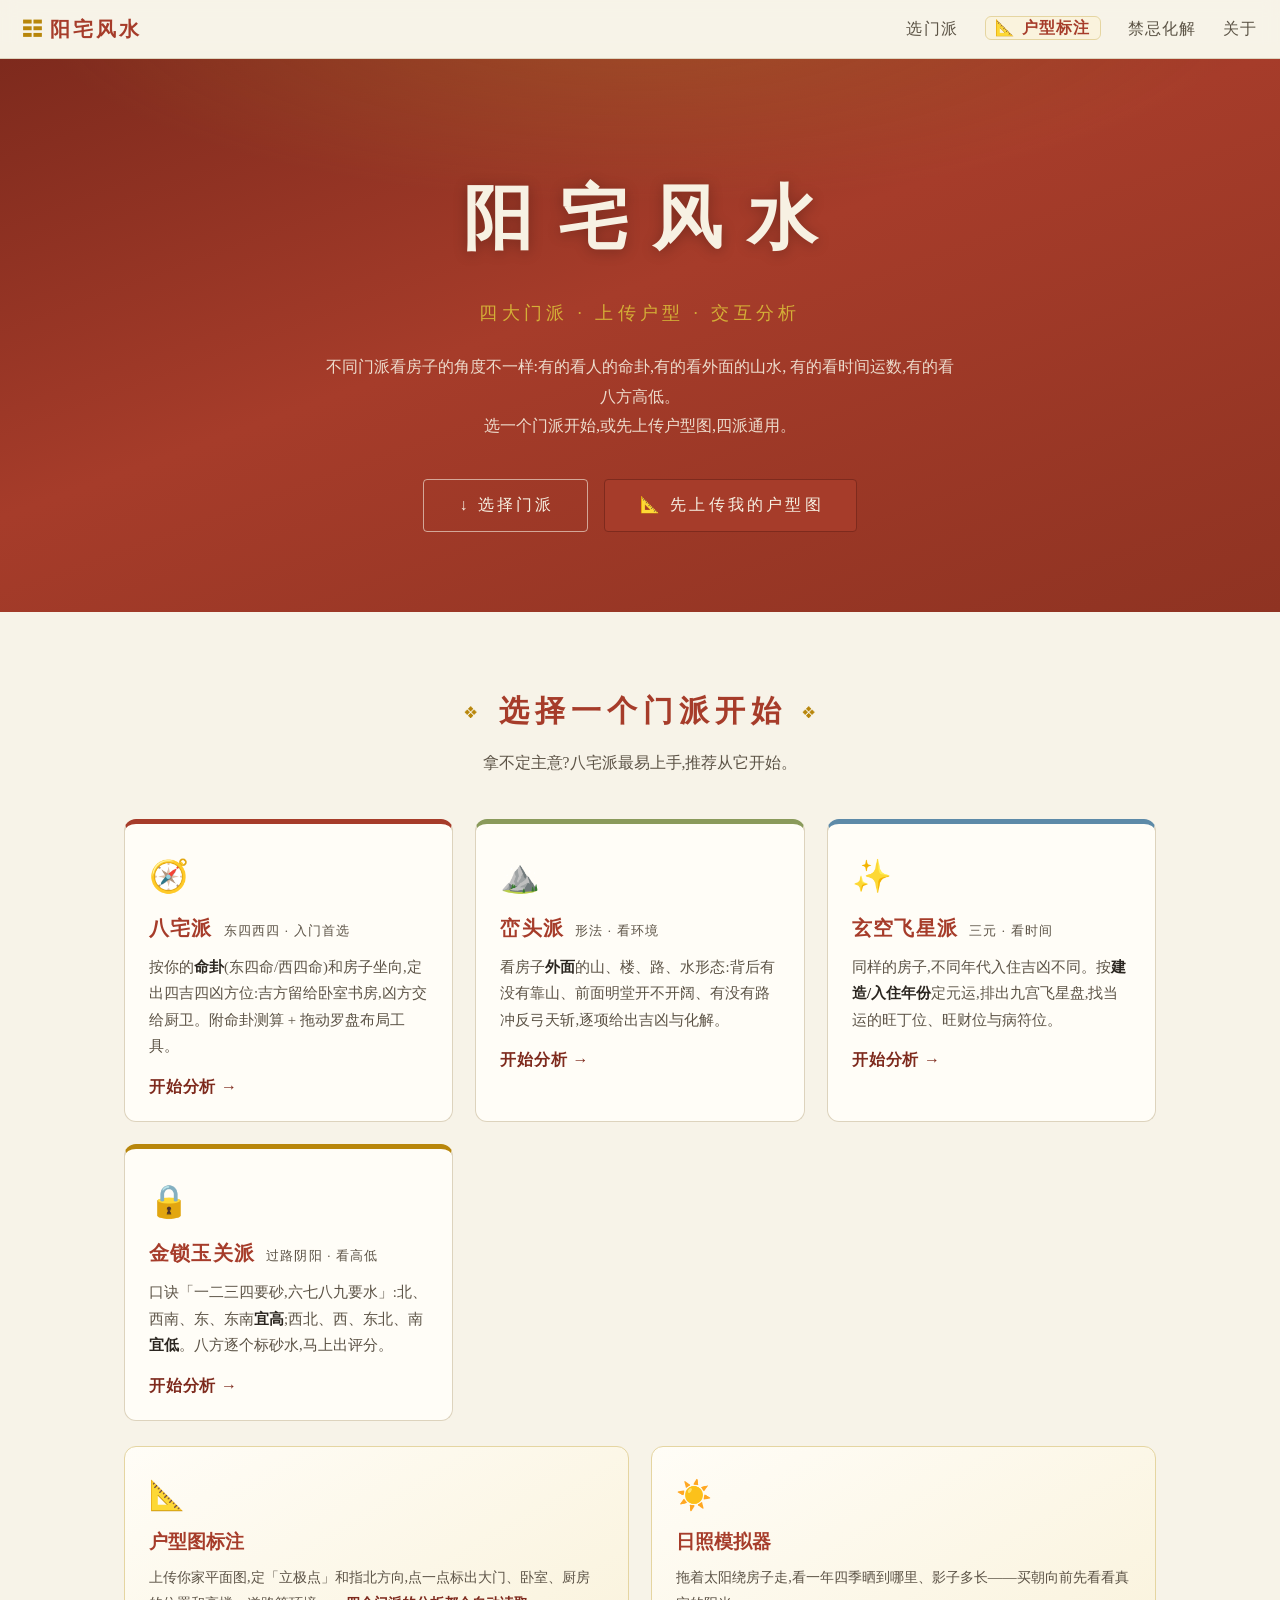
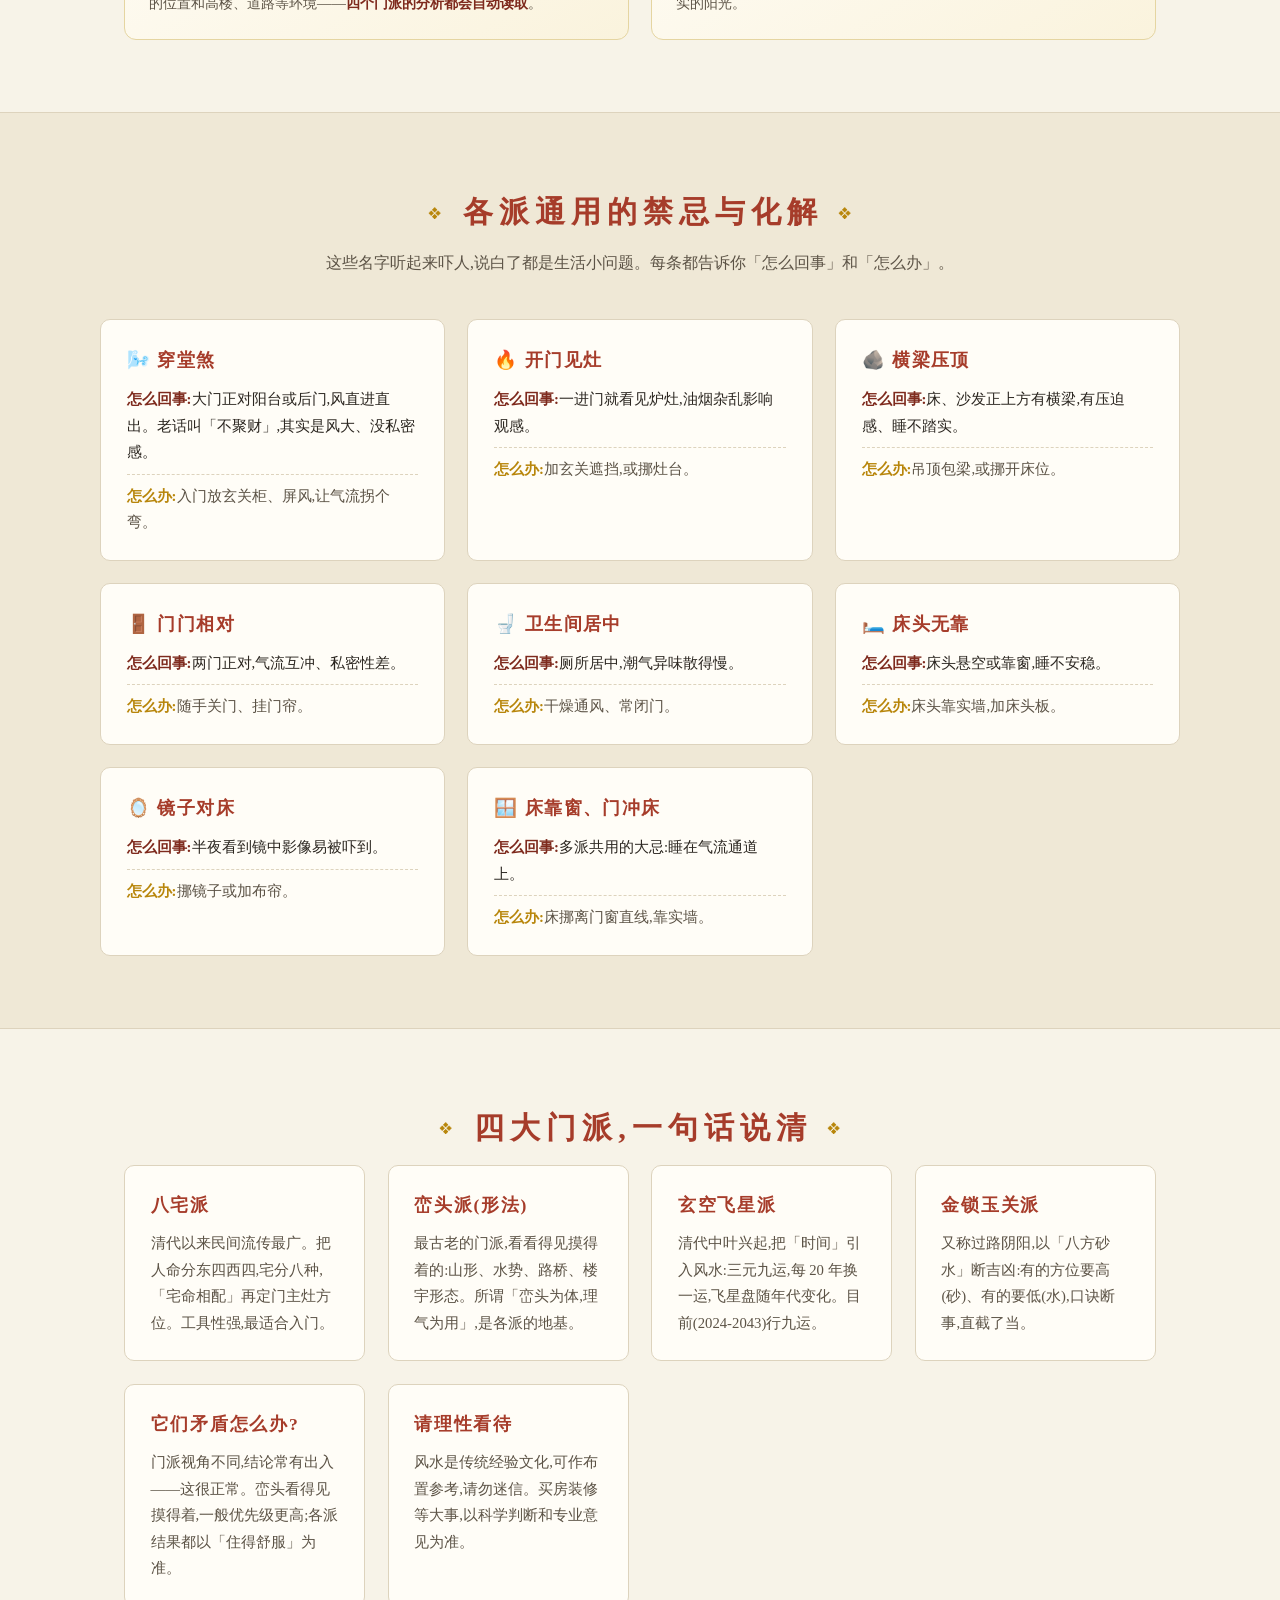
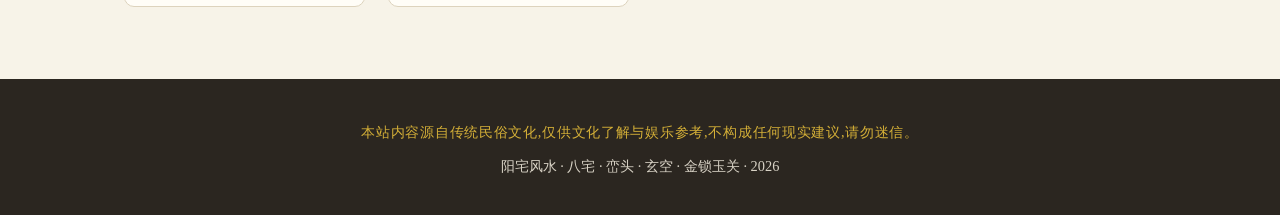
<file: index.html>
<!DOCTYPE html>
<html lang="zh-CN">
<head>
  <meta charset="UTF-8" />
  <meta name="viewport" content="width=device-width, initial-scale=1.0" />
  <title>阳宅风水 · 选个门派开始分析</title>
  <meta name="description" content="阳宅风水四大门派在线分析:八宅派、峦头派、玄空飞星派、金锁玉关派,支持上传自己的户型图标注分析。传统文化参考,请勿迷信。" />
  <meta name="theme-color" content="#a63c2a" />
  <meta name="apple-mobile-web-app-capable" content="yes" />
  <meta name="apple-mobile-web-app-status-bar-style" content="black-translucent" />
  <meta name="apple-mobile-web-app-title" content="阳宅风水" />
  <link rel="manifest" href="manifest.webmanifest" />
  <link rel="apple-touch-icon" href="icons/apple-touch-icon.png" />
  <link rel="stylesheet" href="css/style.css" />
  <link rel="stylesheet" href="css/schools.css" />
</head>
<body>

  <nav class="nav">
    <a class="brand" href="#home"><span class="brand-gua">☷</span>阳宅风水</a>
    <div class="nav-links">
      <a href="#schools">选门派</a>
      <a class="nav-app" href="upload.html">📐 户型标注</a>
      <a href="#knowledge">禁忌化解</a>
      <a href="#about">关于</a>
    </div>
  </nav>

  <header class="hero hero-compact" id="home">
    <h1>阳宅风水</h1>
    <p class="hero-sub">四大门派 · 上传户型 · 交互分析</p>
    <p class="hero-desc">
      不同门派看房子的角度不一样:有的看<span class="hl">人的命卦</span>,有的看<span class="hl">外面的山水</span>,
      有的看<span class="hl">时间运数</span>,有的看<span class="hl">八方高低</span>。<br class="mobile-hide" />
      选一个门派开始,或先上传户型图,四派通用。
    </p>
    <div class="hero-actions">
      <a class="btn btn-ghost" href="#schools">↓ 选择门派</a>
      <a class="btn btn-primary" href="upload.html">📐 先上传我的户型图</a>
    </div>
  </header>

  <main>

    <!-- 选门派 -->
    <section id="schools" class="section">
      <h2 class="section-title">选择一个门派开始</h2>
      <p class="section-intro">拿不定主意?八宅派最易上手,推荐从它开始。</p>

      <div class="school-grid">
        <a class="school-card school-bazhai" href="luopan.html">
          <div class="school-icon">🧭</div>
          <h3>八宅派 <small>东四西四 · 入门首选</small></h3>
          <p>按你的<b>命卦</b>(东四命/西四命)和房子坐向,定出四吉四凶方位:吉方留给卧室书房,凶方交给厨卫。附命卦测算 + 拖动罗盘布局工具。</p>
          <span class="school-go">开始分析 →</span>
        </a>

        <a class="school-card school-luantou" href="luantou.html">
          <div class="school-icon">⛰️</div>
          <h3>峦头派 <small>形法 · 看环境</small></h3>
          <p>看房子<b>外面</b>的山、楼、路、水形态:背后有没有靠山、前面明堂开不开阔、有没有路冲反弓天斩,逐项给出吉凶与化解。</p>
          <span class="school-go">开始分析 →</span>
        </a>

        <a class="school-card school-xuankong" href="xuankong.html">
          <div class="school-icon">✨</div>
          <h3>玄空飞星派 <small>三元 · 看时间</small></h3>
          <p>同样的房子,不同年代入住吉凶不同。按<b>建造/入住年份</b>定元运,排出九宫飞星盘,找当运的旺丁位、旺财位与病符位。</p>
          <span class="school-go">开始分析 →</span>
        </a>

        <a class="school-card school-jinsuo" href="jinsuo.html">
          <div class="school-icon">🔒</div>
          <h3>金锁玉关派 <small>过路阴阳 · 看高低</small></h3>
          <p>口诀「一二三四要砂,六七八九要水」:北、西南、东、东南<b>宜高</b>;西北、西、东北、南<b>宜低</b>。八方逐个标砂水,马上出评分。</p>
          <span class="school-go">开始分析 →</span>
        </a>
      </div>

      <div class="tool-row">
        <a class="tool-card" href="upload.html">
          <div class="tool-icon">📐</div>
          <h3>户型图标注</h3>
          <p>上传你家平面图,定「立极点」和指北方向,点一点标出大门、卧室、厨房的位置和高楼、道路等环境——<b>四个门派的分析都会自动读取</b>。</p>
        </a>
        <a class="tool-card" href="sunlight.html">
          <div class="tool-icon">☀️</div>
          <h3>日照模拟器</h3>
          <p>拖着太阳绕房子走,看一年四季晒到哪里、影子多长——买朝向前先看看真实的阳光。</p>
        </a>
      </div>
    </section>

    <!-- 禁忌 -->
    <section id="knowledge" class="section section-alt">
      <h2 class="section-title">各派通用的禁忌与化解</h2>
      <p class="section-intro">这些名字听起来吓人,说白了都是生活小问题。每条都告诉你「怎么回事」和「怎么办」。</p>
      <div class="cards">
        <article class="card"><h3>🌬️ 穿堂煞</h3><p><b>怎么回事:</b>大门正对阳台或后门,风直进直出。老话叫「不聚财」,其实是风大、没私密感。</p><p class="fix"><b>怎么办:</b>入门放玄关柜、屏风,让气流拐个弯。</p></article>
        <article class="card"><h3>🔥 开门见灶</h3><p><b>怎么回事:</b>一进门就看见炉灶,油烟杂乱影响观感。</p><p class="fix"><b>怎么办:</b>加玄关遮挡,或挪灶台。</p></article>
        <article class="card"><h3>🪨 横梁压顶</h3><p><b>怎么回事:</b>床、沙发正上方有横梁,有压迫感、睡不踏实。</p><p class="fix"><b>怎么办:</b>吊顶包梁,或挪开床位。</p></article>
        <article class="card"><h3>🚪 门门相对</h3><p><b>怎么回事:</b>两门正对,气流互冲、私密性差。</p><p class="fix"><b>怎么办:</b>随手关门、挂门帘。</p></article>
        <article class="card"><h3>🚽 卫生间居中</h3><p><b>怎么回事:</b>厕所居中,潮气异味散得慢。</p><p class="fix"><b>怎么办:</b>干燥通风、常闭门。</p></article>
        <article class="card"><h3>🛏️ 床头无靠</h3><p><b>怎么回事:</b>床头悬空或靠窗,睡不安稳。</p><p class="fix"><b>怎么办:</b>床头靠实墙,加床头板。</p></article>
        <article class="card"><h3>🪞 镜子对床</h3><p><b>怎么回事:</b>半夜看到镜中影像易被吓到。</p><p class="fix"><b>怎么办:</b>挪镜子或加布帘。</p></article>
        <article class="card"><h3>🪟 床靠窗、门冲床</h3><p><b>怎么回事:</b>多派共用的大忌:睡在气流通道上。</p><p class="fix"><b>怎么办:</b>床挪离门窗直线,靠实墙。</p></article>
      </div>
    </section>

    <!-- 关于 -->
    <section id="about" class="section">
      <h2 class="section-title">四大门派,一句话说清</h2>
      <div class="about-grid">
        <div class="about-item"><h3>八宅派</h3><p>清代以来民间流传最广。把人命分东四西四,宅分八种,「宅命相配」再定门主灶方位。工具性强,最适合入门。</p></div>
        <div class="about-item"><h3>峦头派(形法)</h3><p>最古老的门派,看看得见摸得着的:山形、水势、路桥、楼宇形态。所谓「峦头为体,理气为用」,是各派的地基。</p></div>
        <div class="about-item"><h3>玄空飞星派</h3><p>清代中叶兴起,把「时间」引入风水:三元九运,每 20 年换一运,飞星盘随年代变化。目前(2024-2043)行九运。</p></div>
        <div class="about-item"><h3>金锁玉关派</h3><p>又称过路阴阳,以「八方砂水」断吉凶:有的方位要高(砂)、有的要低(水),口诀断事,直截了当。</p></div>
        <div class="about-item"><h3>它们矛盾怎么办?</h3><p>门派视角不同,结论常有出入——这很正常。峦头看得见摸得着,一般优先级更高;各派结果都以「住得舒服」为准。</p></div>
        <div class="about-item"><h3>请理性看待</h3><p>风水是传统经验文化,可作布置参考,请勿迷信。买房装修等大事,以科学判断和专业意见为准。</p></div>
      </div>
    </section>

  </main>

  <footer class="footer">
    <p class="footer-disclaimer">本站内容源自传统民俗文化,仅供文化了解与娱乐参考,不构成任何现实建议,请勿迷信。</p>
    <p>阳宅风水 · 八宅 · 峦头 · 玄空 · 金锁玉关 · <span id="footer-year"></span></p>
  </footer>

  <script src="js/install.js"></script>
  <script>document.getElementById('footer-year').textContent = new Date().getFullYear();
    if ('serviceWorker' in navigator) addEventListener('load', () => navigator.serviceWorker.register('sw.js'));</script>
</body>
</html>
</file>
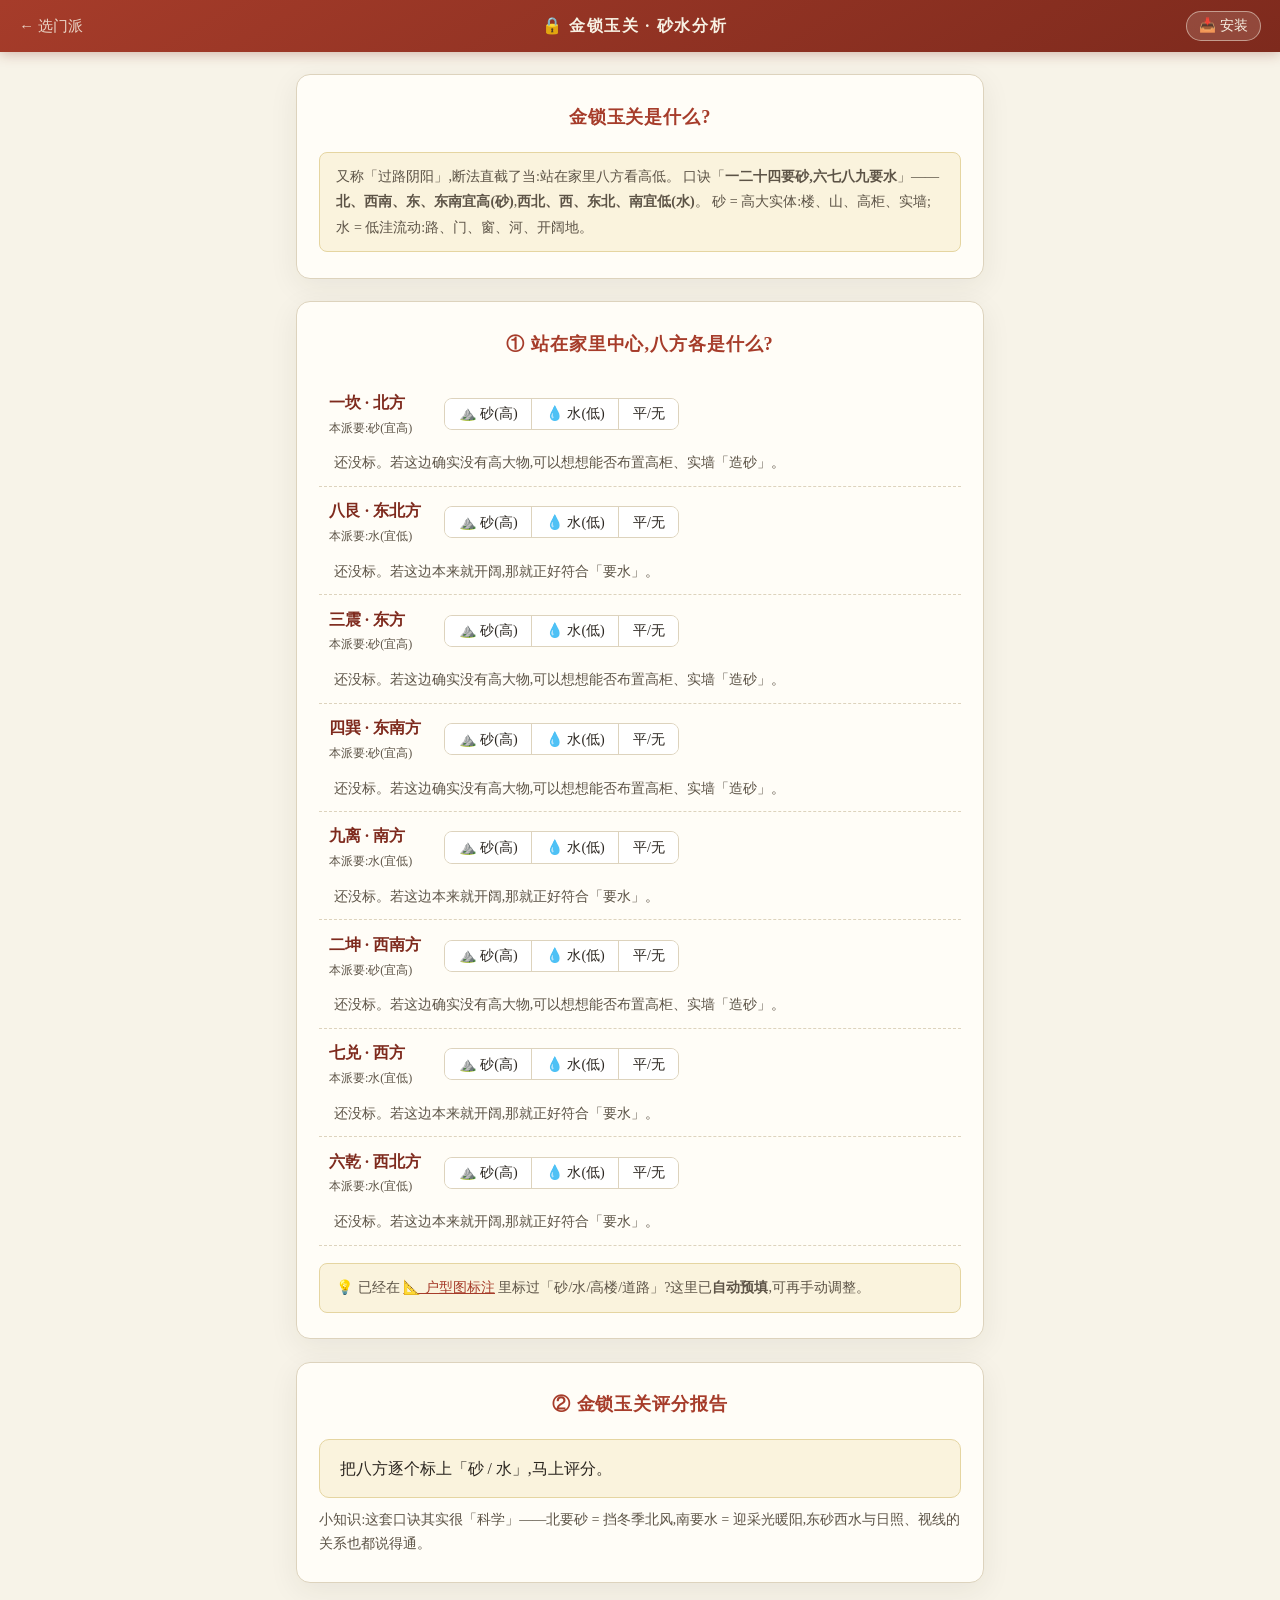
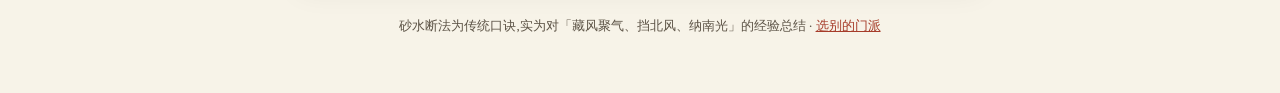
<file: jinsuo.html>
<!DOCTYPE html>
<html lang="zh-CN">
<head>
  <meta charset="UTF-8" />
  <meta name="viewport" content="width=device-width, initial-scale=1.0, viewport-fit=cover" />
  <title>金锁玉关分析 · 八方砂水</title>
  <meta name="description" content="金锁玉关派(过路阴阳)阳宅分析:八方逐个标注砂(高)与水(低),按「一二三四要砂、六七八九要水」口诀实时评分并给人造砂水建议。" />
  <meta name="theme-color" content="#a63c2a" />
  <meta name="apple-mobile-web-app-capable" content="yes" />
  <link rel="manifest" href="manifest.webmanifest" />
  <link rel="apple-touch-icon" href="icons/apple-touch-icon.png" />
  <link rel="stylesheet" href="css/luopan.css" />
  <link rel="stylesheet" href="css/schools.css" />
</head>
<body>

  <header class="app-top">
    <a class="back" href="index.html">← 选门派</a>
    <div class="app-title">🔒 金锁玉关 · 砂水分析</div>
    <button class="install-btn top-install" type="button">📥 安装</button>
  </header>

  <main class="app-main">

    <section class="app-card">
      <h2 class="app-h2">金锁玉关是什么?</h2>
      <p class="app-hint" style="margin-top:0">
        又称「过路阴阳」,断法直截了当:站在家里八方看高低。
        口诀「<b>一二十四要砂,六七八九要水</b>」——
        <b>北、西南、东、东南宜高(砂)</b>,<b>西北、西、东北、南宜低(水)</b>。
        砂 = 高大实体:楼、山、高柜、实墙;水 = 低洼流动:路、门、窗、河、开阔地。
      </p>
    </section>

    <!-- ① 八方标注 -->
    <section class="app-card">
      <h2 class="app-h2">① 站在家里中心,八方各是什么?</h2>
      <div id="js-rows"></div>
      <p class="app-hint">💡 已经在 <a href="upload.html" style="color:#a63c2a">📐 户型图标注</a> 里标过「砂/水/高楼/道路」?这里已<b>自动预填</b>,可再手动调整。</p>
    </section>

    <!-- ② 报告 -->
    <section class="app-card" id="report">
      <h2 class="app-h2">② 金锁玉关评分报告</h2>
      <div id="js-report"></div>
    </section>

    <p class="app-footer">砂水断法为传统口诀,实为对「藏风聚气、挡北风、纳南光」的经验总结 · <a href="index.html">选别的门派</a></p>
  </main>

  <script src="js/jinsuo.js"></script>
  <script src="js/install.js"></script>
  <script>if ('serviceWorker' in navigator) addEventListener('load', () => navigator.serviceWorker.register('sw.js'));</script>
</body>
</html>
</file>
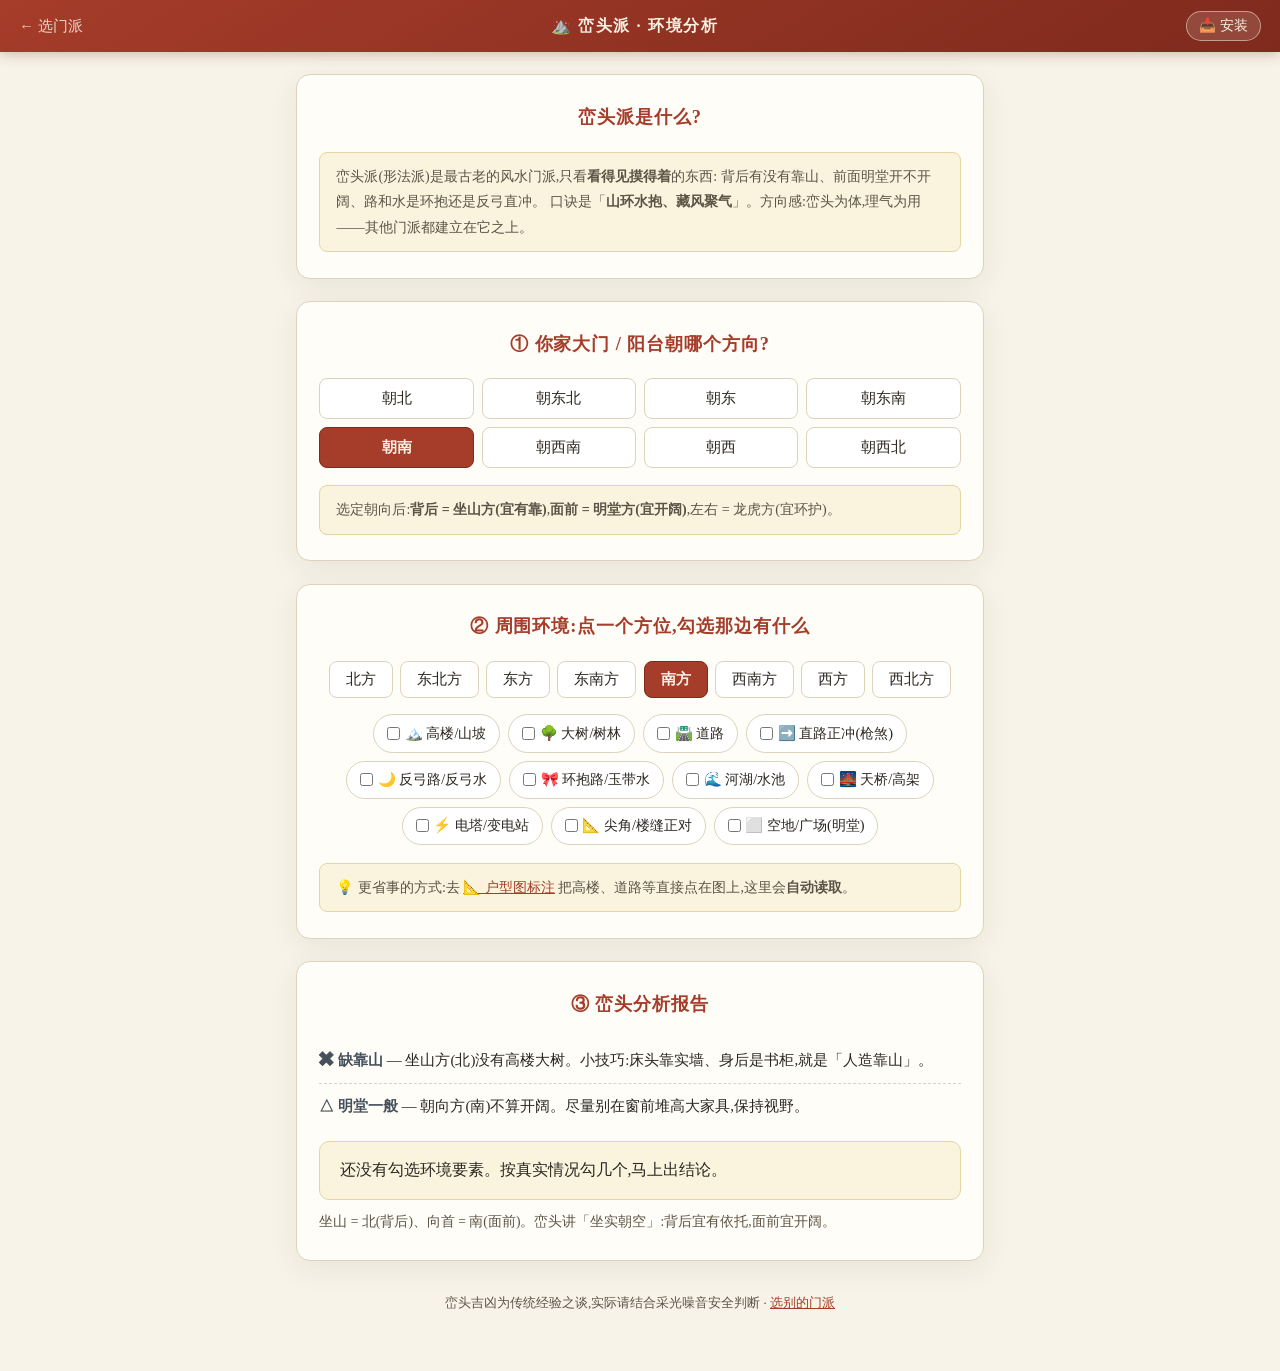
<file: luantou.html>
<!DOCTYPE html>
<html lang="zh-CN">
<head>
  <meta charset="UTF-8" />
  <meta name="viewport" content="width=device-width, initial-scale=1.0, viewport-fit=cover" />
  <title>峦头派分析 · 看环境山水</title>
  <meta name="description" content="峦头派(形法派)阳宅分析:选朝向、按方位勾选周围的山楼路水环境,实时判断靠山、明堂、路冲、反弓、天斩等吉凶并给化解。" />
  <meta name="theme-color" content="#a63c2a" />
  <meta name="apple-mobile-web-app-capable" content="yes" />
  <link rel="manifest" href="manifest.webmanifest" />
  <link rel="apple-touch-icon" href="icons/apple-touch-icon.png" />
  <link rel="stylesheet" href="css/luopan.css" />
  <link rel="stylesheet" href="css/schools.css" />
</head>
<body>

  <header class="app-top">
    <a class="back" href="index.html">← 选门派</a>
    <div class="app-title">⛰️ 峦头派 · 环境分析</div>
    <button class="install-btn top-install" type="button">📥 安装</button>
  </header>

  <main class="app-main">

    <section class="app-card">
      <h2 class="app-h2">峦头派是什么?</h2>
      <p class="app-hint" style="margin-top:0">
        峦头派(形法派)是最古老的风水门派,只看<b>看得见摸得着</b>的东西:
        背后有没有靠山、前面明堂开不开阔、路和水是环抱还是反弓直冲。
        口诀是「<b>山环水抱、藏风聚气</b>」。方向感:峦头为体,理气为用——其他门派都建立在它之上。
      </p>
    </section>

    <!-- ① 朝向 -->
    <section class="app-card">
      <h2 class="app-h2">① 你家大门 / 阳台朝哪个方向?</h2>
      <div class="dir-grid" id="dir-grid"></div>
      <p class="app-hint">选定朝向后:<b>背后 = 坐山方(宜有靠)</b>,<b>面前 = 明堂方(宜开阔)</b>,左右 = 龙虎方(宜环护)。</p>
    </section>

    <!-- ② 按方位记环境 -->
    <section class="app-card">
      <h2 class="app-h2">② 周围环境:点一个方位,勾选那边有什么</h2>
      <div class="dir-chips" id="dir-chips"></div>
      <div class="check-palette" id="check-palette"></div>
      <p class="app-hint">💡 更省事的方式:去 <a href="upload.html" style="color:#a63c2a">📐 户型图标注</a> 把高楼、道路等直接点在图上,这里会<b>自动读取</b>。</p>
    </section>

    <!-- ③ 分析报告 -->
    <section class="app-card" id="report">
      <h2 class="app-h2">③ 峦头分析报告</h2>
      <div id="report-body"><p style="text-align:center;color:var(--ink-soft)">先选朝向、勾几个环境要素,报告会实时生成。</p></div>
    </section>

    <p class="app-footer">峦头吉凶为传统经验之谈,实际请结合采光噪音安全判断 · <a href="index.html">选别的门派</a></p>
  </main>

  <script src="js/luantou.js"></script>
  <script src="js/install.js"></script>
  <script>if ('serviceWorker' in navigator) addEventListener('load', () => navigator.serviceWorker.register('sw.js'));</script>
</body>
</html>
</file>
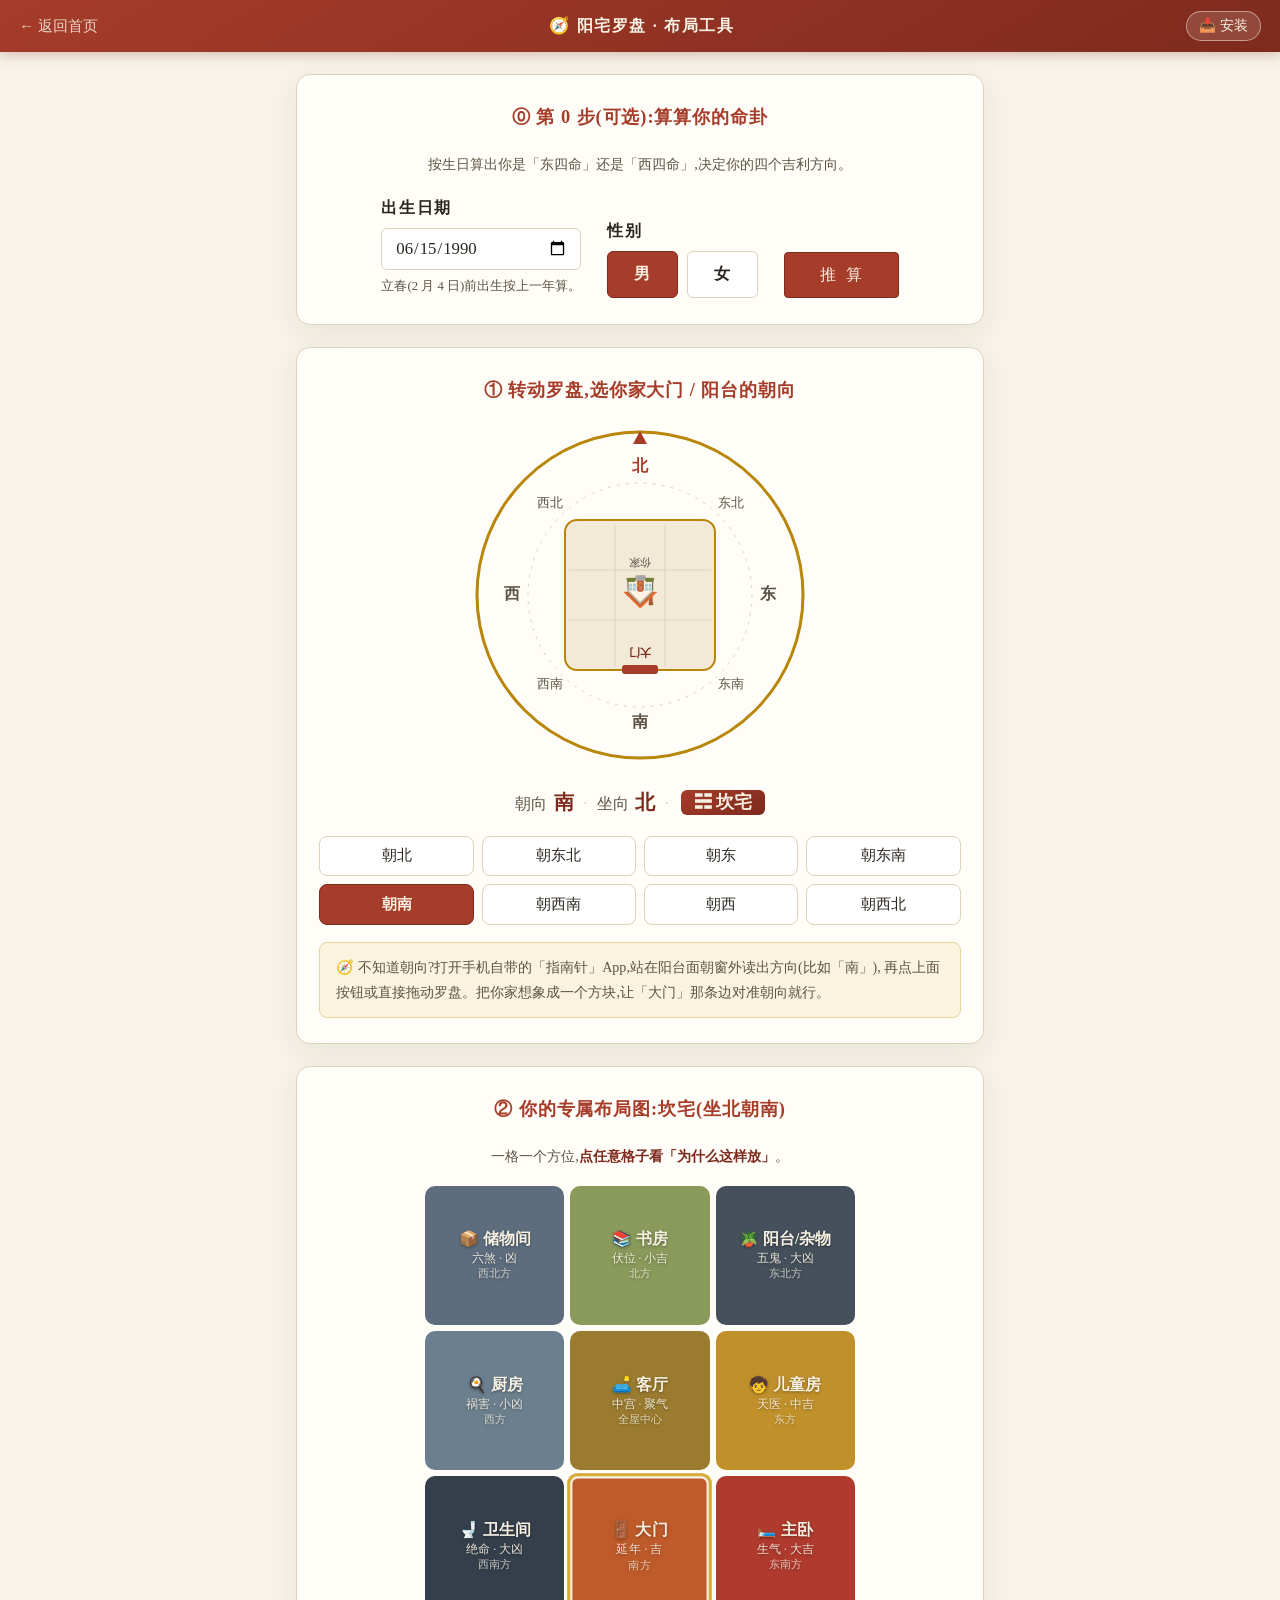
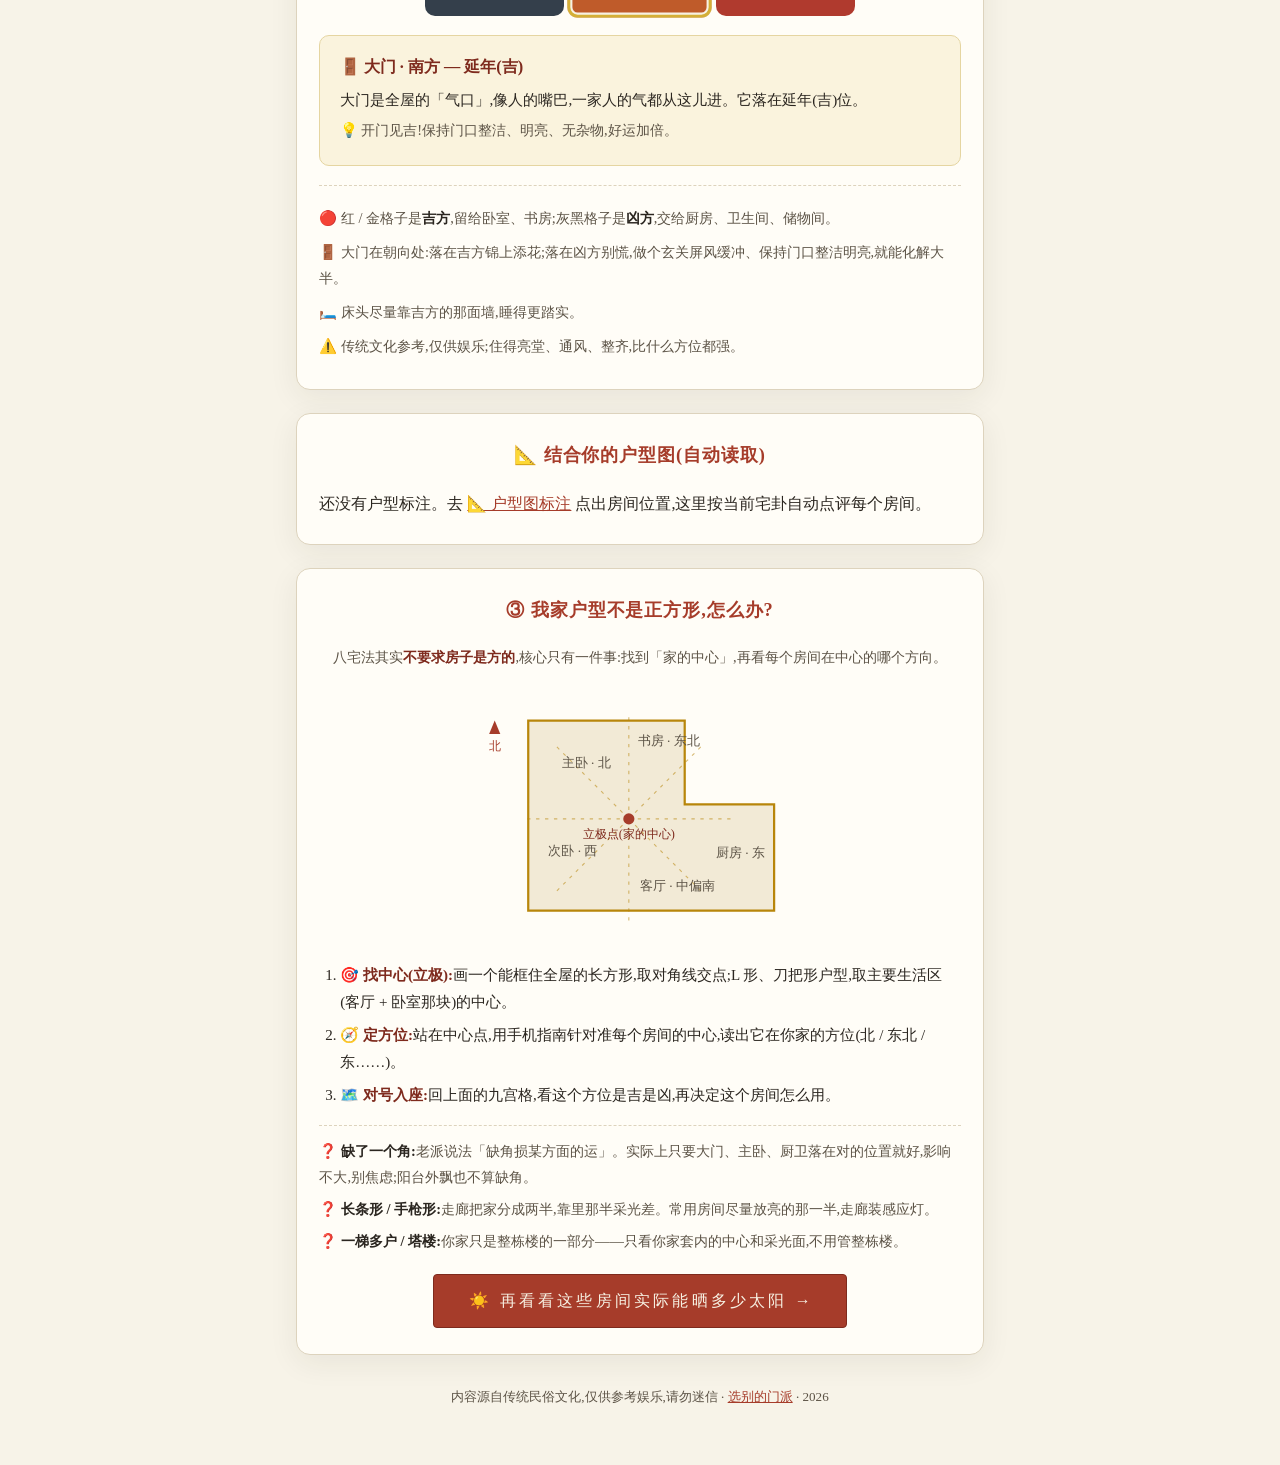
<file: luopan.html>
<!DOCTYPE html>
<html lang="zh-CN">
<head>
  <meta charset="UTF-8" />
  <meta name="viewport" content="width=device-width, initial-scale=1.0, viewport-fit=cover" />
  <title>阳宅罗盘 · 选朝向看布局</title>
  <meta name="description" content="像转动真罗盘一样选择你家朝向,自动生成九宫格布局建议:主卧放哪、厨房卫生间放哪,点一点就看懂。传统文化参考,请勿迷信。" />
  <meta name="theme-color" content="#a63c2a" />
  <meta name="apple-mobile-web-app-capable" content="yes" />
  <meta name="apple-mobile-web-app-status-bar-style" content="black-translucent" />
  <meta name="apple-mobile-web-app-title" content="阳宅风水" />
  <link rel="manifest" href="manifest.webmanifest" />
  <link rel="apple-touch-icon" href="icons/apple-touch-icon.png" />
  <link rel="icon" href="data:image/svg+xml,%3Csvg xmlns='http://www.w3.org/2000/svg' viewBox='0 0 100 100'%3E%3Ccircle cx='50' cy='50' r='46' fill='%23a63c2a'/%3E%3Ctext x='50' y='66' font-size='52' text-anchor='middle' fill='%23f7f1e3'%3E%E7%BD%97%3C/text%3E%3C/svg%3E" />
  <link rel="stylesheet" href="css/luopan.css" />
</head>
<body>

  <header class="app-top">
    <a class="back" href="index.html">← 返回首页</a>
    <div class="app-title">🧭 阳宅罗盘 · 布局工具</div>
    <button class="install-btn top-install" type="button" title="安装到桌面 / 主屏幕">📥 安装</button>
  </header>

  <main class="app-main">

    <!-- 第 0 步:命卦测算 -->
    <section class="app-card" id="calc">
      <h2 class="app-h2">⓪ 第 0 步(可选):算算你的命卦</h2>
      <p class="layout-hint">按生日算出你是「东四命」还是「西四命」,决定你的四个吉利方向。</p>
      <form id="calc-form" class="calc-form">
        <div class="field">
          <label for="birthdate">出生日期</label>
          <input type="date" id="birthdate" name="birthdate" value="1990-06-15" required />
          <small>立春(2 月 4 日)前出生按上一年算。</small>
        </div>
        <div class="field">
          <label>性别</label>
          <div class="radio-row">
            <label class="radio"><input type="radio" name="gender" value="male" checked /><span>男</span></label>
            <label class="radio"><input type="radio" name="gender" value="female" /><span>女</span></label>
          </div>
        </div>
        <button type="submit" class="btn btn-primary">推 算</button>
      </form>

      <div id="calc-result" class="calc-result" hidden>
        <div class="result-head">
          <div class="gua-badge"><span id="result-gua-symbol"></span><strong id="result-gua-name"></strong><em id="result-gua-trigram"></em></div>
          <div class="result-meta"><p id="result-year"></p></div>
        </div>
        <div class="plain-summary" id="result-summary"></div>
        <div class="result-body">
          <div class="result-compass" id="calc-compass"></div>
          <div class="result-lists">
            <div class="list-block good">
              <h3>✅ 四个吉利方向(多用)</h3>
              <ul id="result-good"></ul>
            </div>
            <div class="list-block bad">
              <h3>🚫 四个不吉利方向(少待)</h3>
              <ul id="result-bad"></ul>
            </div>
            <p class="sleep-tip" id="result-sleep"></p>
          </div>
        </div>
      </div>
    </section>

    <!-- 第 1 步:转罗盘 -->
    <section class="app-card">
      <h2 class="app-h2">① 转动罗盘,选你家大门 / 阳台的朝向</h2>
      <div class="dial-wrap" id="dial-wrap">
        <svg id="dial" viewBox="0 0 340 340" aria-label="阳宅罗盘,拖动选择朝向"></svg>
      </div>

      <div class="readout">
        <span class="readout-item">朝向 <b id="facing">南</b></span>
        <span class="readout-sep">·</span>
        <span class="readout-item">坐向 <b id="sitting">北</b></span>
        <span class="readout-sep">·</span>
        <span class="readout-item gua"><b id="gua-name">坎宅</b></span>
      </div>

      <div class="dir-grid" id="dir-grid"></div>

      <p class="app-hint">
        🧭 不知道朝向?打开手机自带的「指南针」App,站在阳台面朝窗外读出方向(比如「南」),
        再点上面按钮或直接拖动罗盘。把你家想象成一个方块,让「大门」那条边对准朝向就行。
      </p>
    </section>

    <!-- 第 2 步:布局建议 -->
    <section class="app-card">
      <h2 class="app-h2">② 你的专属布局图:<span id="layout-title"></span></h2>
      <p class="layout-hint">一格一个方位,<b>点任意格子看「为什么这样放」</b>。</p>
      <div class="layout-grid" id="layout-grid"></div>
      <div class="room-detail" id="room-detail">
        <p class="detail-placeholder">👆 点一下上面的格子,看摆放原因和小技巧。</p>
      </div>
      <ul class="layout-tips">
        <li>🔴 红 / 金格子是<b>吉方</b>,留给卧室、书房;灰黑格子是<b>凶方</b>,交给厨房、卫生间、储物间。</li>
        <li>🚪 大门在朝向处:落在吉方锦上添花;落在凶方别慌,做个玄关屏风缓冲、保持门口整洁明亮,就能化解大半。</li>
        <li>🛏️ 床头尽量靠吉方的那面墙,睡得更踏实。</li>
        <li>⚠️ 传统文化参考,仅供娱乐;住得亮堂、通风、整齐,比什么方位都强。</li>
      </ul>
    </section>

    <!-- 户型图读取 -->
    <section class="app-card" id="plan-result">
      <h2 class="app-h2">📐 结合你的户型图(自动读取)</h2>
      <div id="plan-body"><p class="detail-placeholder">还没有户型标注。去 <a href="upload.html" style="color:#a63c2a">📐 户型图标注</a> 点出房间位置,这里按当前宅卦自动点评每个房间。</p></div>
    </section>

    <!-- 第 3 步:不是九宫格怎么办 -->
    <section class="app-card">
      <h2 class="app-h2">③ 我家户型不是正方形,怎么办?</h2>
      <p class="layout-hint">八宅法其实<b>不要求房子是方的</b>,核心只有一件事:找到「家的中心」,再看每个房间在中心的哪个方向。</p>

      <svg class="plan-svg" viewBox="0 0 340 232" role="img" aria-label="L形户型立极示意图:从中心点看各房间方位">
        <polygon points="70,30 210,30 210,105 290,105 290,200 70,200" fill="#f2ead6" stroke="#b8860b" stroke-width="2"/>
        <g stroke="#b8860b" stroke-width="1" stroke-dasharray="3 5" opacity="0.55">
          <line x1="160" y1="118" x2="160" y2="23"/>
          <line x1="160" y1="118" x2="227" y2="51"/>
          <line x1="160" y1="118" x2="255" y2="118"/>
          <line x1="160" y1="118" x2="227" y2="185"/>
          <line x1="160" y1="118" x2="160" y2="213"/>
          <line x1="160" y1="118" x2="93" y2="185"/>
          <line x1="160" y1="118" x2="65" y2="118"/>
          <line x1="160" y1="118" x2="93" y2="51"/>
        </g>
        <circle cx="160" cy="118" r="5" fill="#a63c2a"/>
        <text x="160" y="135" font-size="11" fill="#7e2a1d" text-anchor="middle">立极点(家的中心)</text>
        <text x="100" y="72" font-size="12" fill="#5c5346">主卧 · 北</text>
        <text x="168" y="52" font-size="12" fill="#5c5346">书房 · 东北</text>
        <text x="88" y="150" font-size="12" fill="#5c5346">次卧 · 西</text>
        <text x="238" y="152" font-size="12" fill="#5c5346">厨房 · 东</text>
        <text x="170" y="182" font-size="12" fill="#5c5346">客厅 · 中偏南</text>
        <polygon points="40,30 35,42 45,42" fill="#a63c2a"/>
        <text x="40" y="56" font-size="11" fill="#a63c2a" text-anchor="middle">北</text>
      </svg>

      <ol class="plan-steps">
        <li><b>🎯 找中心(立极):</b>画一个能框住全屋的长方形,取对角线交点;L 形、刀把形户型,取主要生活区(客厅 + 卧室那块)的中心。</li>
        <li><b>🧭 定方位:</b>站在中心点,用手机指南针对准每个房间的中心,读出它在你家的方位(北 / 东北 / 东……)。</li>
        <li><b>🗺️ 对号入座:</b>回上面的九宫格,看这个方位是吉是凶,再决定这个房间怎么用。</li>
      </ol>

      <div class="faq-box">
        <p><b>❓ 缺了一个角:</b>老派说法「缺角损某方面的运」。实际上只要大门、主卧、厨卫落在对的位置就好,影响不大,别焦虑;阳台外飘也不算缺角。</p>
        <p><b>❓ 长条形 / 手枪形:</b>走廊把家分成两半,靠里那半采光差。常用房间尽量放亮的那一半,走廊装感应灯。</p>
        <p><b>❓ 一梯多户 / 塔楼:</b>你家只是整栋楼的一部分——只看你家套内的中心和采光面,不用管整栋楼。</p>
      </div>

      <div class="plan-cta">
        <a class="btn btn-primary" href="sunlight.html">☀️ 再看看这些房间实际能晒多少太阳 →</a>
      </div>
    </section>

    <p class="app-footer">内容源自传统民俗文化,仅供参考娱乐,请勿迷信 · <a href="index.html">选别的门派</a> · <span id="footer-year"></span></p>

  </main>

  <script src="js/luopan.js"></script>
  <script src="js/install.js"></script>
  <script>
    if ('serviceWorker' in navigator) addEventListener('load', () => navigator.serviceWorker.register('sw.js'));
  </script>
</body>
</html>
</file>
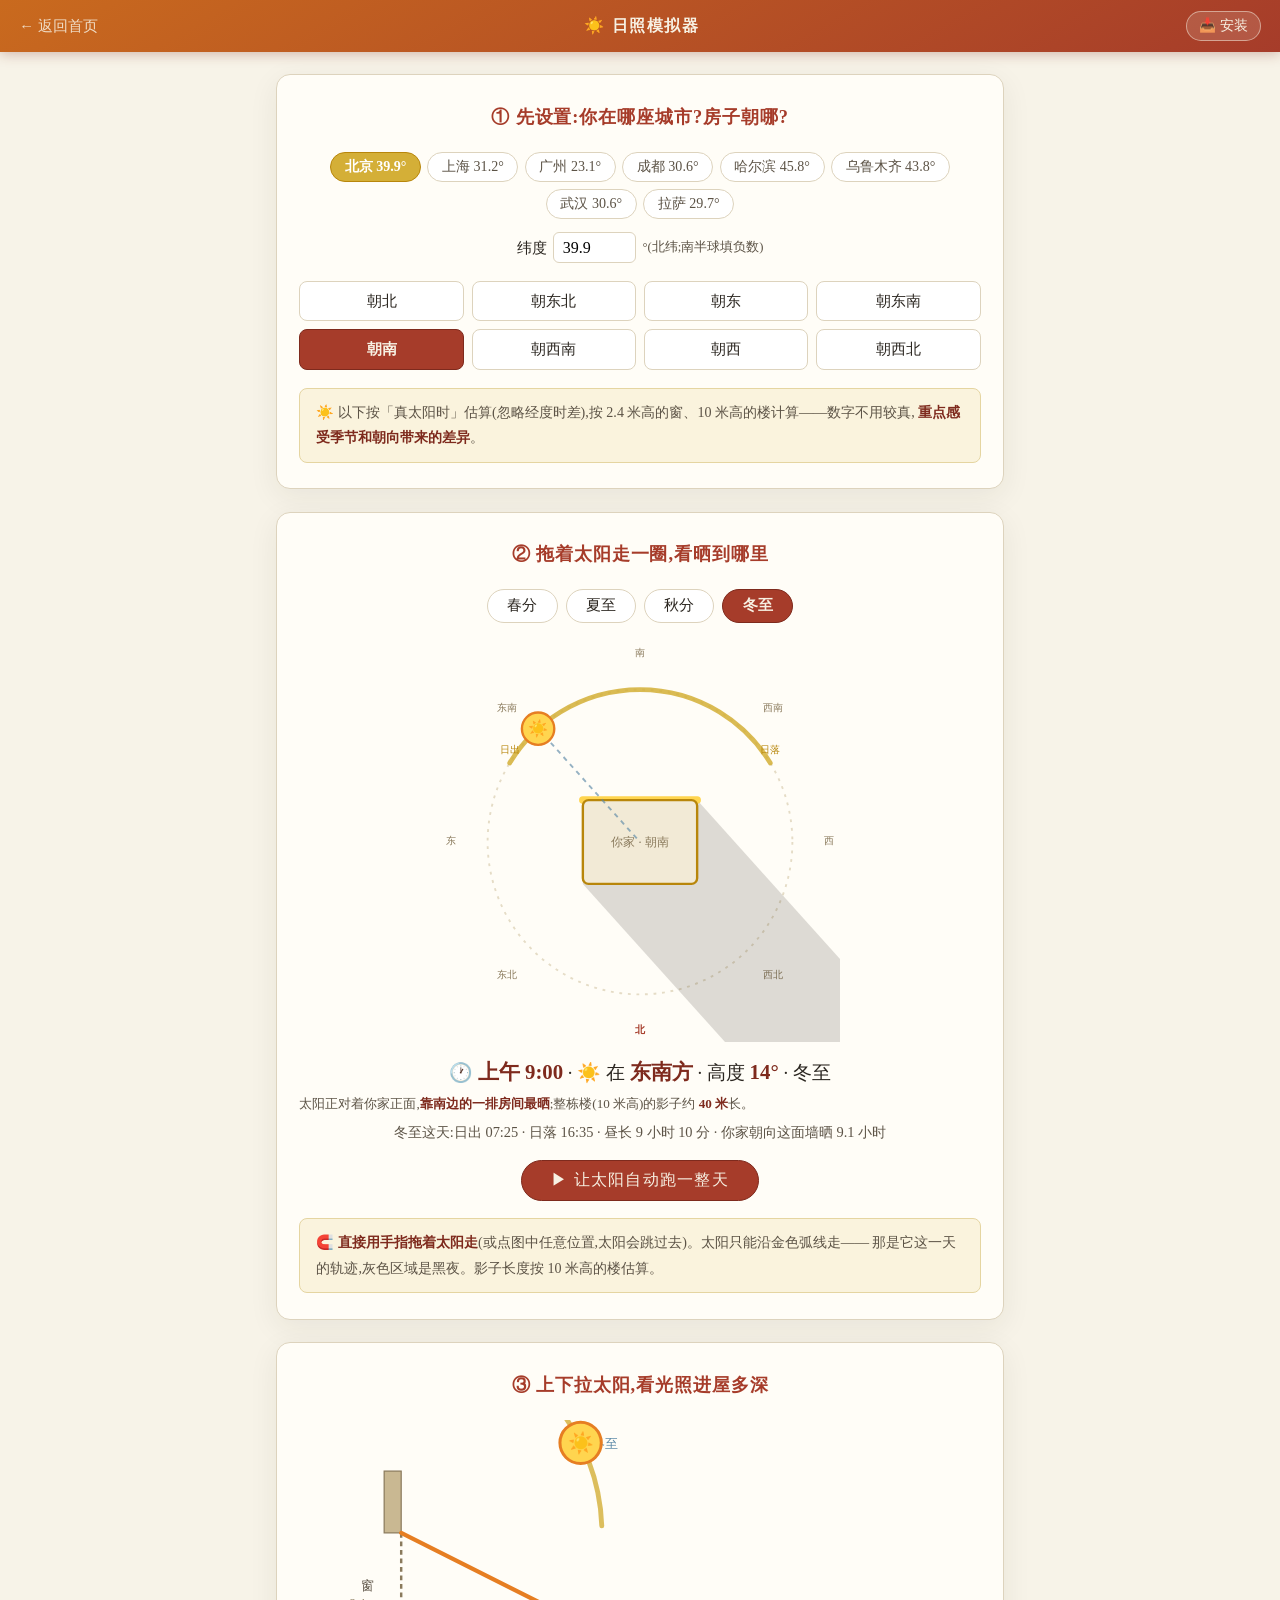
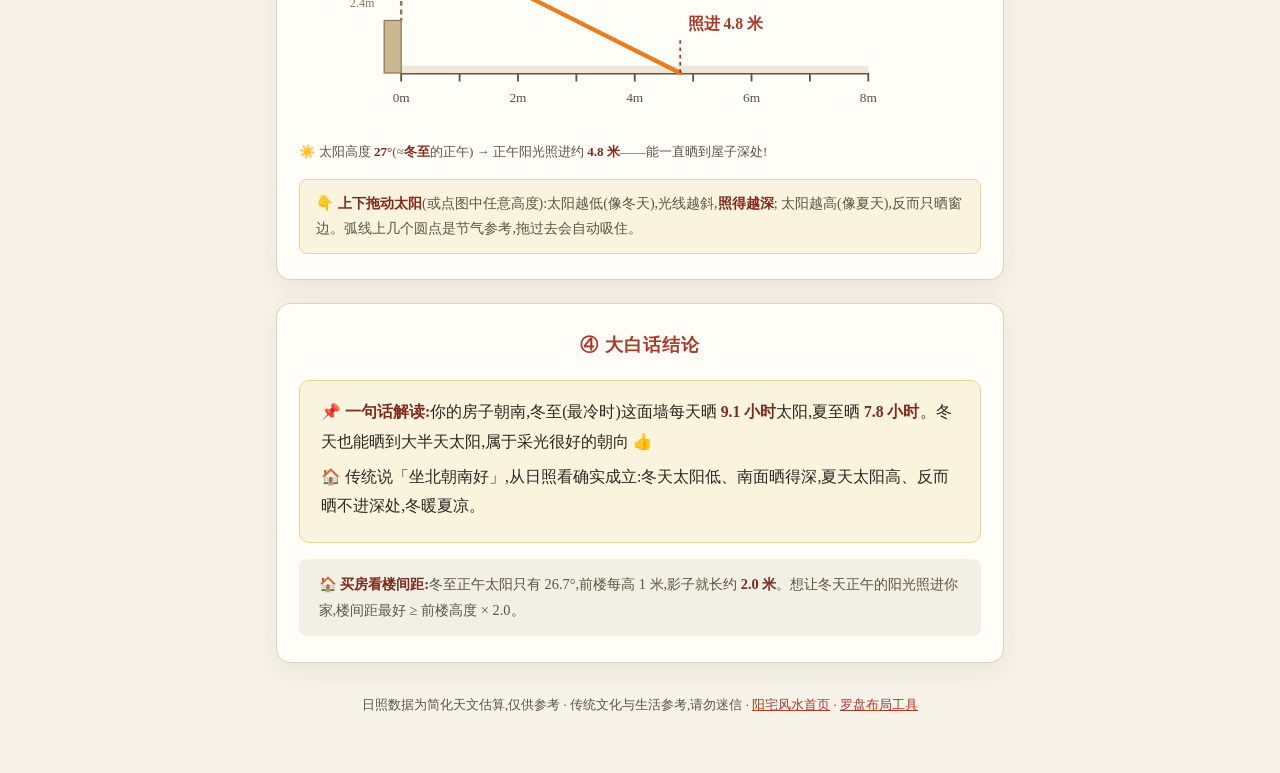
<file: sunlight.html>
<!DOCTYPE html>
<html lang="zh-CN">
<head>
  <meta charset="UTF-8" />
  <meta name="viewport" content="width=device-width, initial-scale=1.0, viewport-fit=cover" />
  <title>日照模拟器 · 拖着太阳看采光</title>
  <meta name="description" content="拖动太阳绕着房子走,实时看一天之中晒到房子哪一面、影子有多长;上下拉动太阳看正午光照进屋多深。传统文化与生活参考。" />
  <meta name="theme-color" content="#a63c2a" />
  <meta name="apple-mobile-web-app-capable" content="yes" />
  <meta name="apple-mobile-web-app-status-bar-style" content="black-translucent" />
  <meta name="apple-mobile-web-app-title" content="阳宅风水" />
  <link rel="manifest" href="manifest.webmanifest" />
  <link rel="apple-touch-icon" href="icons/apple-touch-icon.png" />
  <link rel="icon" href="data:image/svg+xml,%3Csvg xmlns='http://www.w3.org/2000/svg' viewBox='0 0 100 100'%3E%3Ccircle cx='50' cy='50' r='46' fill='%23e67e22'/%3E%3Ctext x='50' y='66' font-size='52' text-anchor='middle' fill='%23f7f1e3'%3E%E2%98%80%3C/text%3E%3C/svg%3E" />
  <link rel="stylesheet" href="css/sunlight.css" />
</head>
<body>

  <header class="app-top">
    <a class="back" href="index.html">← 返回首页</a>
    <div class="app-title">☀️ 日照模拟器</div>
    <button class="install-btn top-install" type="button" title="安装到桌面 / 主屏幕">📥 安装</button>
  </header>

  <main class="app-main">

    <!-- ① 设置 -->
    <section class="app-card">
      <h2 class="app-h2">① 先设置:你在哪座城市?房子朝哪?</h2>
      <div class="city-row">
        <div class="chips" id="city-chips"></div>
        <label class="lat-input">纬度
          <input type="number" id="lat" step="0.1" min="-66" max="66" value="39.9" />
          <small>°(北纬;南半球填负数)</small>
        </label>
      </div>
      <div class="dir-grid" id="dir-grid"></div>
      <p class="app-hint">
        ☀️ 以下按「真太阳时」估算(忽略经度时差),按 2.4 米高的窗、10 米高的楼计算——数字不用较真,
        <b>重点感受季节和朝向带来的差异</b>。
      </p>
    </section>

    <!-- ② 互动俯视图 -->
    <section class="app-card">
      <h2 class="app-h2">② 拖着太阳走一圈,看晒到哪里</h2>
      <div class="season-tabs" id="season-tabs"></div>
      <div class="sun-stage"><svg id="top-svg" viewBox="0 0 420 420"></svg></div>
      <div class="big-readout" id="top-readout"></div>
      <p class="mini-cap" id="top-cap"></p>
      <p class="day-stats" id="day-stats"></p>
      <div class="play-row"><button id="play-btn" class="play-btn" type="button">▶ 让太阳自动跑一整天</button></div>
      <p class="app-hint">
        🧲 <b>直接用手指拖着太阳走</b>(或点图中任意位置,太阳会跳过去)。太阳只能沿金色弧线走——
        那是它这一天的轨迹,灰色区域是黑夜。影子长度按 10 米高的楼估算。
      </p>
    </section>

    <!-- ③ 互动剖面图 -->
    <section class="app-card">
      <h2 class="app-h2">③ 上下拉太阳,看光照进屋多深</h2>
      <div class="sun-stage"><svg id="sec-svg" viewBox="0 0 560 262"></svg></div>
      <p class="mini-cap" id="sec-cap"></p>
      <p class="app-hint">
        👇 <b>上下拖动太阳</b>(或点图中任意高度):太阳越低(像冬天),光线越斜,<b>照得越深</b>;
        太阳越高(像夏天),反而只晒窗边。弧线上几个圆点是节气参考,拖过去会自动吸住。
      </p>
    </section>

    <!-- ④ 结论 -->
    <section class="app-card">
      <h2 class="app-h2">④ 大白话结论</h2>
      <div class="plain-summary" id="conclusion"></div>
      <div class="spacing-tip" id="spacing-tip"></div>
    </section>

    <p class="app-footer">日照数据为简化天文估算,仅供参考 · 传统文化与生活参考,请勿迷信 · <a href="index.html">阳宅风水首页</a> · <a href="luopan.html">罗盘布局工具</a></p>
  </main>

  <script src="js/sunlight.js"></script>
  <script src="js/install.js"></script>
  <script>
    if ('serviceWorker' in navigator) addEventListener('load', () => navigator.serviceWorker.register('sw.js'));
  </script>
</body>
</html>
</file>
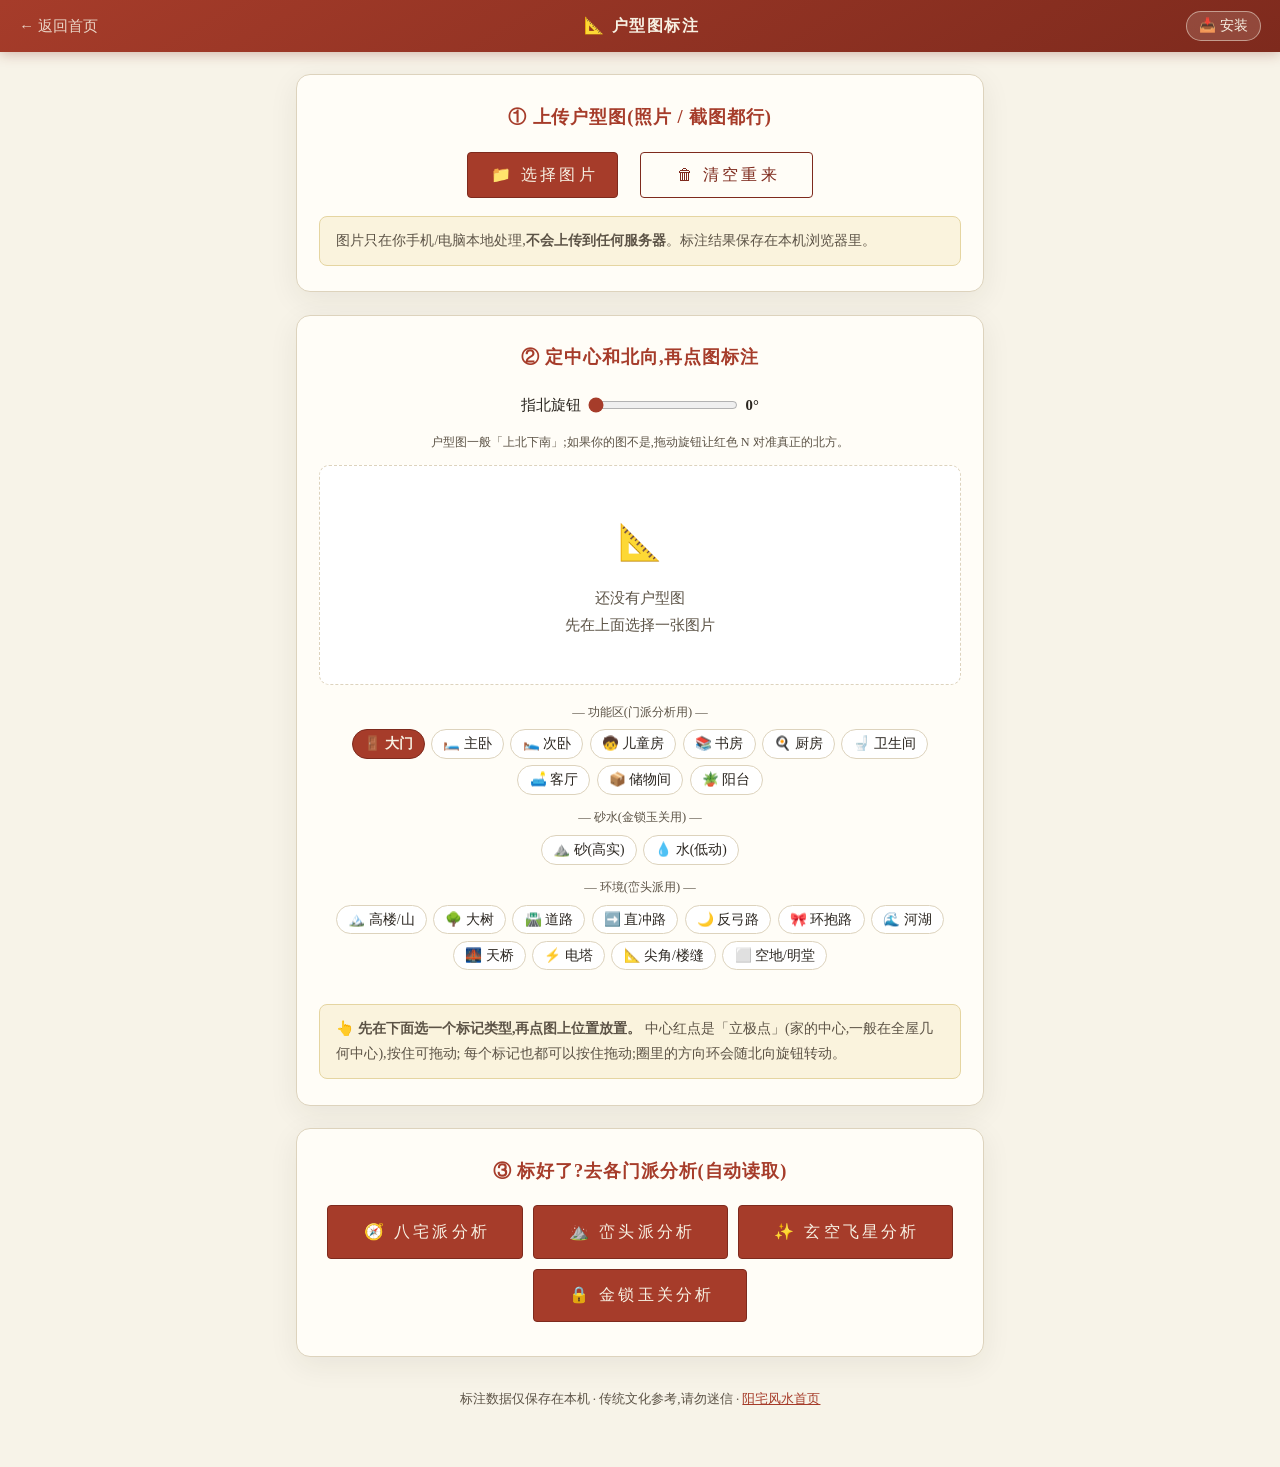
<file: upload.html>
<!DOCTYPE html>
<html lang="zh-CN">
<head>
  <meta charset="UTF-8" />
  <meta name="viewport" content="width=device-width, initial-scale=1.0, viewport-fit=cover" />
  <title>户型图标注 · 四派通用</title>
  <meta name="description" content="上传自己的户型平面图,定立极点与指北方向,标记房间与环境,八宅、峦头、玄空、金锁四个门派自动读取分析。" />
  <meta name="theme-color" content="#a63c2a" />
  <meta name="apple-mobile-web-app-capable" content="yes" />
  <link rel="manifest" href="manifest.webmanifest" />
  <link rel="apple-touch-icon" href="icons/apple-touch-icon.png" />
  <link rel="stylesheet" href="css/luopan.css" />
  <link rel="stylesheet" href="css/schools.css" />
</head>
<body>

  <header class="app-top">
    <a class="back" href="index.html">← 返回首页</a>
    <div class="app-title">📐 户型图标注</div>
    <button class="install-btn top-install" type="button">📥 安装</button>
  </header>

  <main class="app-main">

    <section class="app-card">
      <h2 class="app-h2">① 上传户型图(照片 / 截图都行)</h2>
      <div class="plan-controls">
        <label class="btn btn-primary" style="padding:.5rem 1.2rem">📁 选择图片
          <input type="file" id="file" accept="image/*" hidden />
        </label>
        <button class="btn btn-ghost" id="clear-btn" type="button" style="color:#7e2a1d;border-color:#7e2a1d">🗑 清空重来</button>
      </div>
      <p class="app-hint">图片只在你手机/电脑本地处理,<b>不会上传到任何服务器</b>。标注结果保存在本机浏览器里。</p>
    </section>

    <section class="app-card">
      <h2 class="app-h2">② 定中心和北向,再点图标注</h2>

      <div class="plan-controls">
        <label>指北旋钮
          <input type="range" id="north" min="0" max="355" step="5" value="0" />
          <b id="north-val">0°</b>
        </label>
        <small style="color:var(--ink-soft)">户型图一般「上北下南」;如果你的图不是,拖动旋钮让红色 N 对准真正的北方。</small>
      </div>

      <div class="stage-wrap">
        <div id="stage">
          <div class="stage-empty" id="stage-empty">
            <span style="font-size:2.2rem">📐</span>
            <span>还没有户型图<br/>先在上面选择一张图片</span>
          </div>
        </div>
      </div>

      <div class="palette" id="palette"></div>

      <div class="mark-list" id="mark-list"></div>

      <p class="app-hint">
        👆 <b>先在下面选一个标记类型,再点图上位置放置。</b>
        中心红点是「立极点」(家的中心,一般在全屋几何中心),按住可拖动;
        每个标记也都可以按住拖动;圈里的方向环会随北向旋钮转动。
      </p>
    </section>

    <section class="app-card">
      <h2 class="app-h2">③ 标好了?去各门派分析(自动读取)</h2>
      <div class="plan-actions">
        <a class="btn btn-primary" href="luopan.html#plan-result">🧭 八宅派分析</a>
        <a class="btn btn-primary" href="luantou.html#report">⛰️ 峦头派分析</a>
        <a class="btn btn-primary" href="xuankong.html#plan-result">✨ 玄空飞星分析</a>
        <a class="btn btn-primary" href="jinsuo.html#report">🔒 金锁玉关分析</a>
      </div>
      <p class="save-status" id="save-status"></p>
    </section>

    <p class="app-footer">标注数据仅保存在本机 · 传统文化参考,请勿迷信 · <a href="index.html">阳宅风水首页</a></p>
  </main>

  <script src="js/upload.js"></script>
  <script src="js/install.js"></script>
  <script>if ('serviceWorker' in navigator) addEventListener('load', () => navigator.serviceWorker.register('sw.js'));</script>
</body>
</html>
</file>
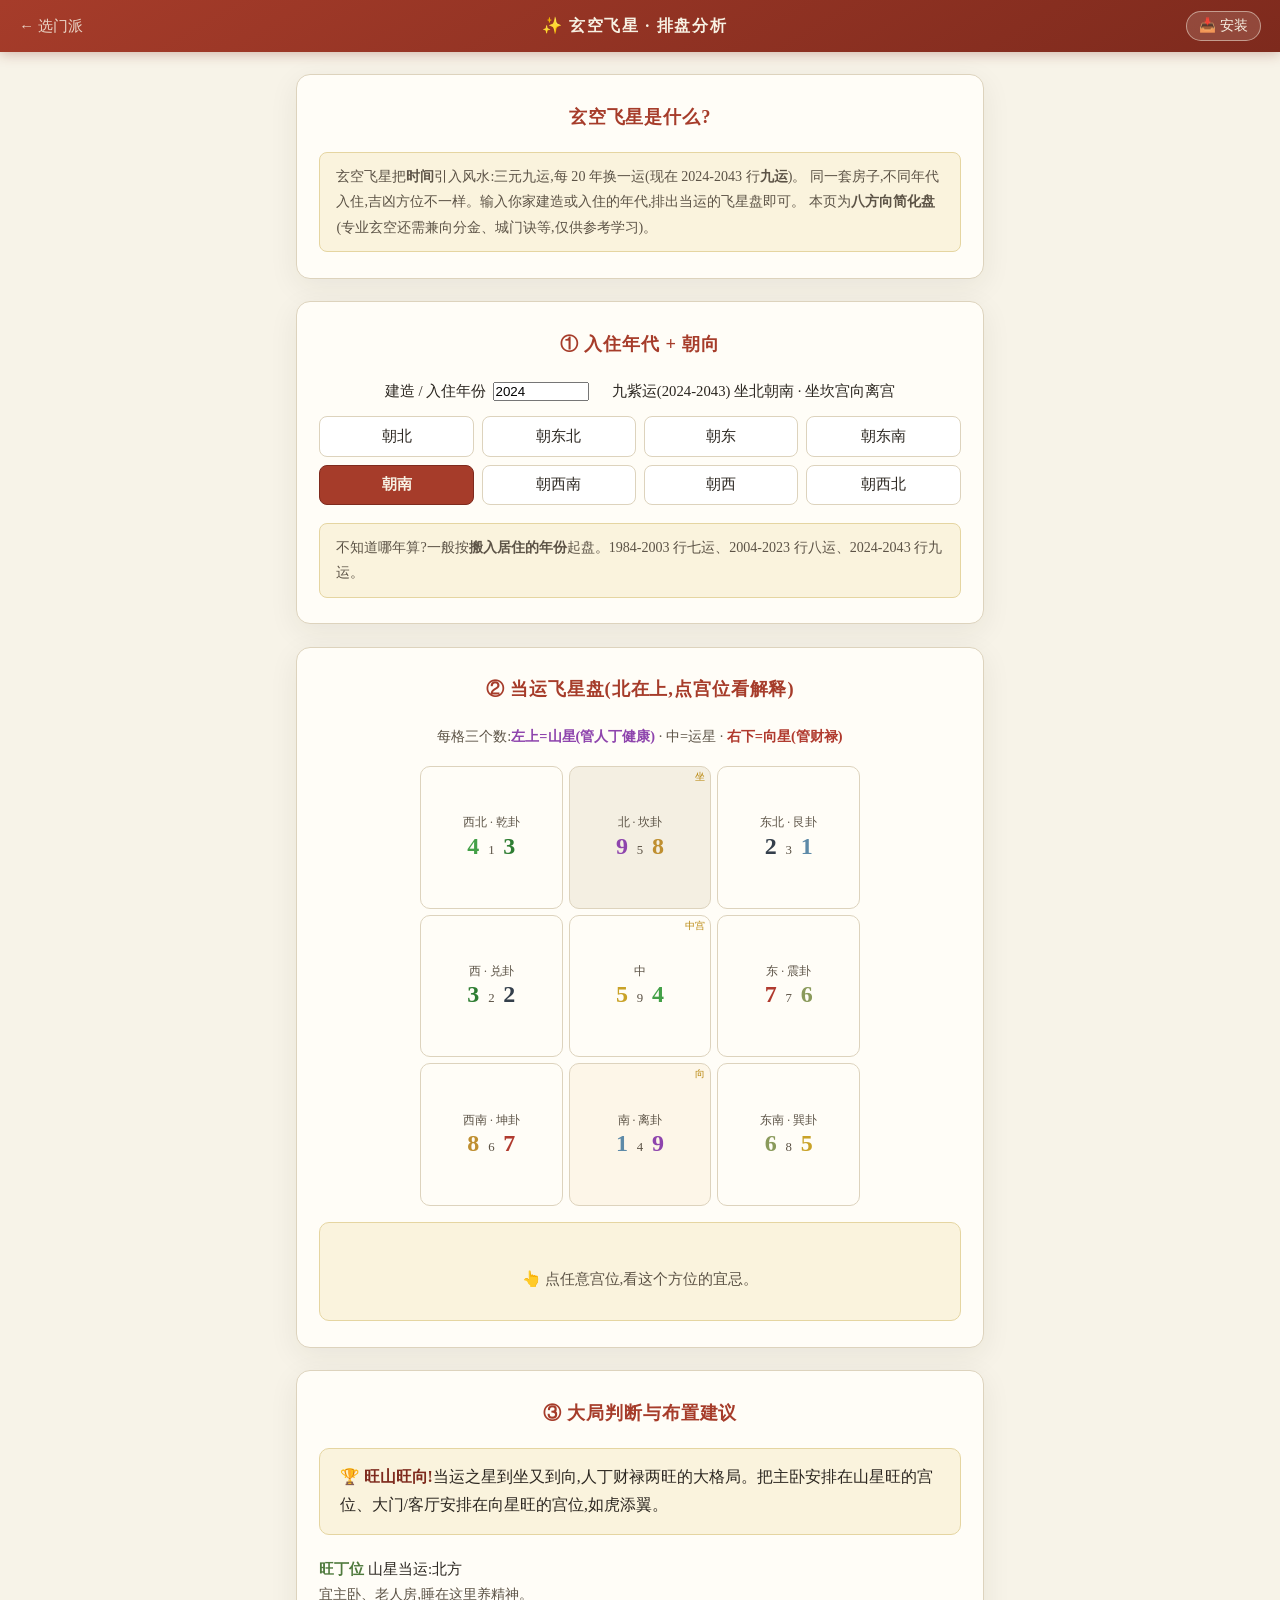
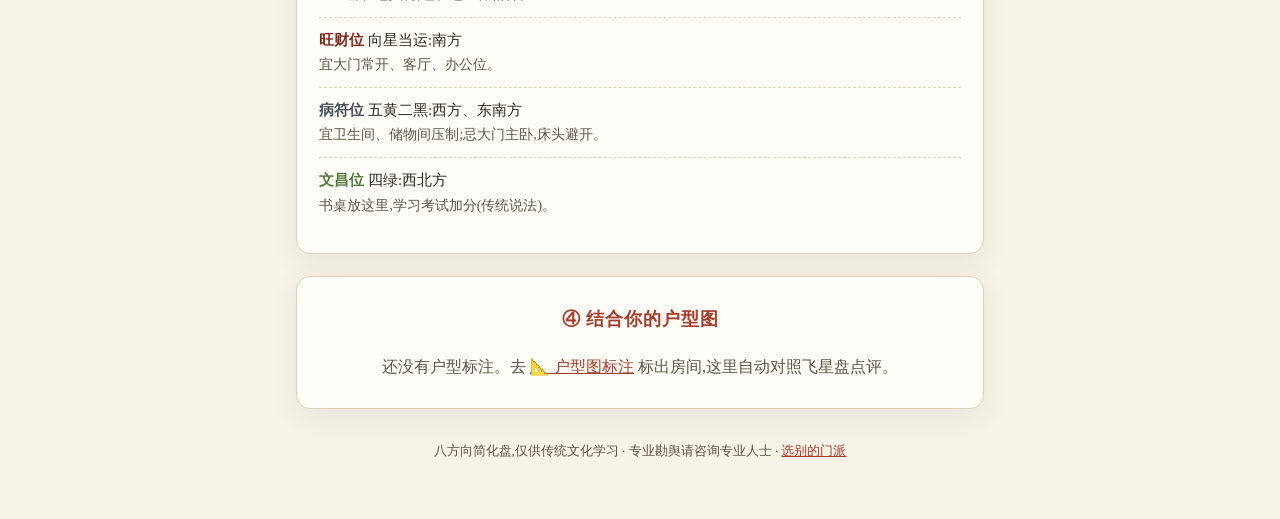
<file: xuankong.html>
<!DOCTYPE html>
<html lang="zh-CN">
<head>
  <meta charset="UTF-8" />
  <meta name="viewport" content="width=device-width, initial-scale=1.0, viewport-fit=cover" />
  <title>玄空飞星分析 · 三元九运排盘</title>
  <meta name="description" content="玄空飞星派(三元玄空)阳宅分析:按建造/入住年份定元运,选朝向自动排九宫飞星盘,识别旺山旺向、上山下水,逐宫解释山向星宜忌。" />
  <meta name="theme-color" content="#a63c2a" />
  <meta name="apple-mobile-web-app-capable" content="yes" />
  <link rel="manifest" href="manifest.webmanifest" />
  <link rel="apple-touch-icon" href="icons/apple-touch-icon.png" />
  <link rel="stylesheet" href="css/luopan.css" />
  <link rel="stylesheet" href="css/schools.css" />
</head>
<body>

  <header class="app-top">
    <a class="back" href="index.html">← 选门派</a>
    <div class="app-title">✨ 玄空飞星 · 排盘分析</div>
    <button class="install-btn top-install" type="button">📥 安装</button>
  </header>

  <main class="app-main">

    <section class="app-card">
      <h2 class="app-h2">玄空飞星是什么?</h2>
      <p class="app-hint" style="margin-top:0">
        玄空飞星把<b>时间</b>引入风水:三元九运,每 20 年换一运(现在 2024-2043 行<b>九运</b>)。
        同一套房子,不同年代入住,吉凶方位不一样。输入你家建造或入住的年代,排出当运的飞星盘即可。
        本页为<b>八方向简化盘</b>(专业玄空还需兼向分金、城门诀等,仅供参考学习)。
      </p>
    </section>

    <!-- ① 设置 -->
    <section class="app-card">
      <h2 class="app-h2">① 入住年代 + 朝向</h2>
      <div class="plan-controls">
        <label>建造 / 入住年份
          <input type="number" id="year" min="1864" max="2100" value="2024" style="width:6rem" />
        </label>
        <span class="fx-yun-badge" id="yun-badge"></span>
      </div>
      <div class="dir-grid" id="dir-grid"></div>
      <p class="app-hint">不知道哪年算?一般按<b>搬入居住的年份</b>起盘。1984-2003 行七运、2004-2023 行八运、2024-2043 行九运。</p>
    </section>

    <!-- ② 飞星盘 -->
    <section class="app-card">
      <h2 class="app-h2">② 当运飞星盘(北在上,点宫位看解释)</h2>
      <p class="layout-hint">每格三个数:<b style="color:#8e44ad">左上=山星(管人丁健康)</b> · 中=运星 · <b style="color:#b03a2e">右下=向星(管财禄)</b></p>
      <div class="fx-grid" id="fx-grid"></div>
      <div class="room-detail" id="fx-detail">
        <p class="detail-placeholder">👆 点任意宫位,看这个方位的宜忌。</p>
      </div>
    </section>

    <!-- ③ 大局 -->
    <section class="app-card">
      <h2 class="app-h2">③ 大局判断与布置建议</h2>
      <div id="fx-summary"></div>
    </section>

    <!-- ④ 户型读取 -->
    <section class="app-card" id="plan-result">
      <h2 class="app-h2">④ 结合你的户型图</h2>
      <div id="plan-body"><p style="text-align:center;color:var(--ink-soft)">还没有户型标注。去 <a href="upload.html" style="color:#a63c2a">📐 户型图标注</a> 标出房间,这里自动对照飞星盘点评。</p></div>
    </section>

    <p class="app-footer">八方向简化盘,仅供传统文化学习 · 专业勘舆请咨询专业人士 · <a href="index.html">选别的门派</a></p>
  </main>

  <script src="js/xuankong.js"></script>
  <script src="js/install.js"></script>
  <script>if ('serviceWorker' in navigator) addEventListener('load', () => navigator.serviceWorker.register('sw.js'));</script>
</body>
</html>
</file>
<file: css/style.css>
/* ========== 阳宅风水 · 样式 ========== */
:root {
  --paper: #f7f3e8;
  --paper-deep: #efe8d6;
  --ink: #2b2620;
  --ink-soft: #5c5346;
  --red: #a63c2a;
  --red-deep: #7e2a1d;
  --gold: #b8860b;
  --gold-soft: #d4af37;
  --gold-bg: #faf3dd;
  --gold-line: #e5d5a1;
  --line: #ddd3bd;
  --serif: "Noto Serif SC", "Songti SC", "STSong", "SimSun", "Source Han Serif SC", serif;
}

* { margin: 0; padding: 0; box-sizing: border-box; }

html { scroll-behavior: smooth; }

body {
  font-family: var(--serif);
  color: var(--ink);
  background: var(--paper);
  line-height: 1.8;
  -webkit-font-smoothing: antialiased;
}

/* ---------- 导航 ---------- */
.nav {
  position: sticky;
  top: 0;
  z-index: 50;
  display: flex;
  align-items: center;
  justify-content: space-between;
  padding: 0.7rem 1.4rem;
  background: rgba(247, 243, 232, 0.92);
  backdrop-filter: blur(8px);
  border-bottom: 1px solid var(--line);
}

.brand {
  font-size: 1.25rem;
  font-weight: 700;
  color: var(--red);
  text-decoration: none;
  letter-spacing: 0.15em;
}

.brand-gua { color: var(--gold); margin-right: 0.3rem; }

.nav-links a {
  margin-left: 1.4rem;
  color: var(--ink-soft);
  text-decoration: none;
  font-size: 0.98rem;
  letter-spacing: 0.08em;
  transition: color 0.2s;
}

.nav-links a:hover { color: var(--red); }

.nav-links a.nav-app {
  color: var(--red);
  font-weight: 700;
  background: var(--gold-bg);
  border: 1px solid var(--gold-line);
  border-radius: 6px;
  padding: 0.15rem 0.6rem;
}

.nav-links a.nav-app:hover { background: var(--gold-soft); color: #fff; }

/* ---------- 罗盘工具推广卡 ---------- */
.app-promo {
  max-width: 720px;
  margin: 0 auto;
  text-align: center;
  background: linear-gradient(150deg, #fffdf7, var(--gold-bg));
  border: 1px solid var(--gold-line);
  border-radius: 14px;
  padding: 2.4rem 2rem;
  box-shadow: 0 8px 30px rgba(43, 38, 32, 0.07);
}

.app-promo-icon { font-size: 3rem; margin-bottom: 0.6rem; }

.app-promo h3 {
  color: var(--red);
  font-size: 1.4rem;
  letter-spacing: 0.1em;
  margin-bottom: 0.7rem;
}

.app-promo p {
  color: var(--ink-soft);
  font-size: 0.97rem;
  max-width: 540px;
  margin: 0 auto 1.6rem;
}

@media (max-width: 640px) {
  .nav { flex-direction: column; gap: 0.35rem; }
  .nav-links a { margin: 0 0.55rem; }
}

/* ---------- Hero ---------- */
.hero {
  text-align: center;
  padding: 6rem 1.5rem 5rem;
  background:
    radial-gradient(ellipse 80% 60% at 50% -10%, rgba(212, 175, 55, 0.22), transparent 60%),
    linear-gradient(160deg, #7e2a1d 0%, #a63c2a 45%, #8f3322 100%);
  color: #f7f1e3;
}

.hero-gua {
  font-size: 1.35rem;
  letter-spacing: 0.9em;
  margin-bottom: 1.6rem;
  color: rgba(247, 241, 227, 0.75);
}

.hero h1 {
  font-size: clamp(2.6rem, 7vw, 4.4rem);
  letter-spacing: 0.35em;
  text-indent: 0.35em;
  margin-bottom: 1rem;
  text-shadow: 0 2px 14px rgba(0, 0, 0, 0.25);
}

.hero-sub {
  font-size: 1.1rem;
  letter-spacing: 0.25em;
  color: var(--gold-soft);
  margin-bottom: 1.4rem;
}

.hero-desc {
  max-width: 640px;
  margin: 0 auto 2.4rem;
  color: rgba(247, 241, 227, 0.88);
  font-size: 1.02rem;
}

.hero-actions { display: flex; gap: 1rem; justify-content: center; flex-wrap: wrap; }

/* ---------- 按钮 ---------- */
.btn {
  display: inline-block;
  padding: 0.72rem 2rem;
  border-radius: 4px;
  border: 1px solid transparent;
  font-family: var(--serif);
  font-size: 1rem;
  letter-spacing: 0.2em;
  text-indent: 0.2em;
  text-decoration: none;
  cursor: pointer;
  transition: all 0.2s;
}

.btn-primary {
  background: var(--red);
  color: #f7f1e3;
  border-color: var(--red-deep);
}

.btn-primary:hover { background: var(--red-deep); }

.btn-ghost {
  background: transparent;
  color: #f7f1e3;
  border-color: rgba(247, 241, 227, 0.6);
}

.btn-ghost:hover { border-color: #f7f1e3; background: rgba(247, 241, 227, 0.08); }

/* ---------- 区块 ---------- */
.section { padding: 4.5rem 1.5rem; max-width: 1080px; margin: 0 auto; }

.section-alt {
  max-width: none;
  background: var(--paper-deep);
  border-top: 1px solid var(--line);
  border-bottom: 1px solid var(--line);
}

.section-alt > * { max-width: 1080px; margin-left: auto; margin-right: auto; }

.section-title {
  text-align: center;
  font-size: 1.9rem;
  letter-spacing: 0.2em;
  text-indent: 0.2em;
  color: var(--red);
  margin-bottom: 0.6rem;
}

.section-title::before,
.section-title::after {
  content: "❖";
  font-size: 0.85rem;
  color: var(--gold);
  margin: 0 0.9rem;
  vertical-align: middle;
}

.section-intro {
  max-width: 720px;
  margin: 0 auto 2.6rem;
  text-align: center;
  color: var(--ink-soft);
  font-size: 0.98rem;
}

/* ---------- 新手指南 ---------- */
.steps {
  display: grid;
  grid-template-columns: repeat(auto-fit, minmax(250px, 1fr));
  gap: 1.4rem;
  max-width: 920px;
  margin: 0 auto;
}

.step {
  background: #fffdf7;
  border: 1px solid var(--line);
  border-radius: 10px;
  padding: 1.6rem 1.6rem 1.4rem;
  text-align: center;
}

.step-num { font-size: 1.7rem; margin-bottom: 0.4rem; }

.step h3 {
  color: var(--red);
  font-size: 1.15rem;
  letter-spacing: 0.12em;
  margin-bottom: 0.5rem;
}

.step p { font-size: 0.93rem; color: var(--ink-soft); text-align: left; }
.step p b { color: var(--ink); }

.tip-box {
  max-width: 920px;
  margin: 1.8rem auto 0;
  background: var(--gold-bg);
  border: 1px solid var(--gold-line);
  border-radius: 10px;
  padding: 1.1rem 1.5rem;
  font-size: 0.96rem;
}

.glossary {
  max-width: 920px;
  margin: 1.3rem auto 0;
  background: #fffdf7;
  border: 1px solid var(--line);
  border-radius: 10px;
  padding: 1rem 1.5rem;
}

.glossary summary {
  cursor: pointer;
  font-weight: 700;
  color: var(--red);
  letter-spacing: 0.05em;
  user-select: none;
}

.glossary[open] summary { margin-bottom: 0.4rem; }

.glossary p { font-size: 0.92rem; color: var(--ink-soft); }
.glossary p b { color: var(--ink); }

/* ---------- 怎么看朝向教程 ---------- */
.howto {
  max-width: 920px;
  margin: 0 auto 2.4rem;
  background: #fffdf7;
  border: 1px dashed var(--gold);
  border-radius: 10px;
  padding: 1.3rem 1.7rem;
}

.howto h3 {
  color: var(--red);
  font-size: 1.08rem;
  letter-spacing: 0.08em;
  margin-bottom: 0.5rem;
}

.howto ol { margin-left: 1.3rem; }

.howto li { font-size: 0.95rem; margin: 0.3rem 0; color: var(--ink); }
.howto li b { color: var(--red-deep); }

/* ---------- 命卦测算 ---------- */
.calc-card {
  max-width: 980px;
  margin: 0 auto;
  background: #fffdf7;
  border: 1px solid var(--line);
  border-radius: 10px;
  padding: 2.2rem;
  box-shadow: 0 8px 30px rgba(43, 38, 32, 0.07);
}

.calc-form {
  display: flex;
  gap: 2rem;
  align-items: flex-end;
  flex-wrap: wrap;
  justify-content: center;
}

.field { display: flex; flex-direction: column; gap: 0.35rem; }

.field label { font-weight: 700; letter-spacing: 0.1em; }

.field input[type="date"],
.house-control select {
  font-family: var(--serif);
  font-size: 1.05rem;
  padding: 0.55rem 0.8rem;
  border: 1px solid var(--line);
  border-radius: 6px;
  background: #fff;
  color: var(--ink);
}

.field small, .house-control small {
  color: var(--ink-soft);
  font-size: 0.8rem;
}

.radio-row { display: flex; gap: 0.6rem; }

.radio input { position: absolute; opacity: 0; }

.radio span {
  display: inline-block;
  padding: 0.5rem 1.6rem;
  border: 1px solid var(--line);
  border-radius: 6px;
  cursor: pointer;
  background: #fff;
  transition: all 0.15s;
}

.radio input:checked + span {
  background: var(--red);
  border-color: var(--red-deep);
  color: #f7f1e3;
}

.calc-result { margin-top: 2.4rem; border-top: 1px dashed var(--line); padding-top: 2rem; }

.result-head {
  display: flex;
  align-items: center;
  gap: 1.6rem;
  flex-wrap: wrap;
  justify-content: center;
  margin-bottom: 1.4rem;
}

.gua-badge {
  display: flex;
  align-items: baseline;
  gap: 0.55rem;
  background: linear-gradient(150deg, var(--red), var(--red-deep));
  color: #f7f1e3;
  padding: 0.8rem 1.8rem;
  border-radius: 8px;
  box-shadow: 0 6px 18px rgba(126, 42, 29, 0.35);
}

.gua-badge span { font-size: 1.6rem; color: var(--gold-soft); }
.gua-badge strong { font-size: 1.5rem; letter-spacing: 0.15em; }
.gua-badge em { font-style: normal; opacity: 0.85; }

.result-meta { text-align: center; color: var(--ink-soft); font-size: 0.9rem; }

.plain-summary {
  max-width: 860px;
  margin: 0 auto 1.8rem;
  background: var(--gold-bg);
  border: 1px solid var(--gold-line);
  border-radius: 8px;
  padding: 0.9rem 1.3rem;
  font-size: 1rem;
  line-height: 1.9;
}

.plain-summary b { color: var(--red-deep); }

.result-body {
  display: grid;
  grid-template-columns: minmax(280px, 400px) 1fr;
  gap: 2.4rem;
  align-items: center;
}

@media (max-width: 760px) {
  .result-body { grid-template-columns: 1fr; }
  .calc-card { padding: 1.4rem; }
}

.result-compass svg, .house-compass svg {
  width: 100%;
  max-width: 400px;
  height: auto;
  display: block;
  margin: 0 auto;
}

.result-lists { display: grid; gap: 1.2rem; align-content: start; }

.list-block {
  border: 1px solid var(--line);
  border-radius: 8px;
  padding: 1rem 1.4rem;
  background: #fff;
}

.list-block.good { border-left: 4px solid var(--red); }
.list-block.bad { border-left: 4px solid #45505c; }

.list-block h3 { font-size: 1.02rem; letter-spacing: 0.08em; margin-bottom: 0.5rem; }
.list-block.good h3 { color: var(--red); }
.list-block.bad h3 { color: #45505c; }

.list-block ul { list-style: none; }

.list-block li {
  padding: 0.42rem 0;
  border-bottom: 1px dashed var(--line);
  font-size: 0.95rem;
}

.list-block li:last-child { border-bottom: none; }

.list-block li b { display: block; }

.list-block li small {
  display: block;
  color: var(--ink-soft);
  font-size: 0.88rem;
  line-height: 1.7;
}

.sleep-tip {
  background: #f2efe4;
  border-radius: 8px;
  padding: 0.8rem 1.2rem;
  font-size: 0.93rem;
  color: var(--ink-soft);
}

/* ---------- 宅向吉凶 ---------- */
.house-card {
  max-width: 1080px;
  margin: 0 auto;
  background: #fffdf7;
  border: 1px solid var(--line);
  border-radius: 10px;
  padding: 2.2rem;
  box-shadow: 0 8px 30px rgba(43, 38, 32, 0.07);
}

.house-control {
  display: flex;
  flex-direction: column;
  align-items: center;
  gap: 0.45rem;
  margin-bottom: 2.2rem;
}

.house-control label { font-weight: 700; letter-spacing: 0.12em; }

.house-body {
  display: grid;
  grid-template-columns: minmax(280px, 420px) 1fr;
  gap: 2.6rem;
  align-items: start;
}

@media (max-width: 760px) {
  .house-body { grid-template-columns: 1fr; }
  .house-card { padding: 1.4rem; }
}

.house-advice h3 {
  color: var(--red);
  letter-spacing: 0.08em;
  margin-bottom: 0.9rem;
  font-size: 1.2rem;
}

.house-advice ul { list-style: none; margin-bottom: 1.4rem; }

.house-advice li {
  padding: 0.5rem 0;
  border-bottom: 1px dashed var(--line);
  font-size: 0.97rem;
}

.house-advice li b { color: var(--gold); margin-right: 0.4rem; }
.house-advice li em { font-style: normal; color: var(--red-deep); font-weight: 700; }

.legend { display: flex; flex-wrap: wrap; gap: 0.5rem 0.9rem; }

.legend .chip {
  display: inline-flex;
  align-items: center;
  gap: 0.35rem;
  font-size: 0.82rem;
  color: var(--ink-soft);
}

.legend .dot {
  width: 12px; height: 12px;
  border-radius: 50%;
  display: inline-block;
}

.color-note {
  margin-top: 0.8rem;
  font-size: 0.88rem;
  color: var(--ink-soft);
}

/* ---------- 知识卡片 ---------- */
.cards {
  display: grid;
  grid-template-columns: repeat(auto-fill, minmax(290px, 1fr));
  gap: 1.4rem;
}

.card {
  background: #fffdf7;
  border: 1px solid var(--line);
  border-radius: 10px;
  padding: 1.5rem 1.6rem;
  transition: transform 0.2s, box-shadow 0.2s;
}

.card:hover {
  transform: translateY(-4px);
  box-shadow: 0 10px 26px rgba(43, 38, 32, 0.1);
}

.card h3 {
  color: var(--red);
  font-size: 1.15rem;
  letter-spacing: 0.08em;
  margin-bottom: 0.55rem;
}

.card p { font-size: 0.92rem; color: var(--ink); margin-bottom: 0.5rem; }
.card p b { color: var(--red-deep); }

.card .fix {
  color: var(--ink-soft);
  border-top: 1px dashed var(--line);
  padding-top: 0.5rem;
  margin-top: 0.4rem;
  margin-bottom: 0;
}

.card .fix b { color: var(--gold); }

/* ---------- 多了解一点 ---------- */
.about-grid {
  display: grid;
  grid-template-columns: repeat(auto-fit, minmax(240px, 1fr));
  gap: 1.4rem;
}

.about-item {
  background: #fffdf7;
  border: 1px solid var(--line);
  border-radius: 10px;
  padding: 1.5rem 1.6rem;
}

.about-item h3 {
  color: var(--red);
  font-size: 1.1rem;
  letter-spacing: 0.1em;
  margin-bottom: 0.55rem;
}

.about-item p { font-size: 0.92rem; color: var(--ink-soft); }

/* ---------- 页脚 ---------- */
.footer {
  text-align: center;
  padding: 2.6rem 1.5rem 2.2rem;
  background: #2b2620;
  color: rgba(247, 241, 227, 0.85);
  font-size: 0.9rem;
}

.footer-disclaimer {
  color: var(--gold-soft);
  letter-spacing: 0.05em;
  margin-bottom: 0.5rem;
}

.mobile-hide { display: inline; }

@media (max-width: 640px) {
  .mobile-hide { display: none; }
  .hero { padding: 4.5rem 1.2rem 4rem; }
}
</file>
<file: css/schools.css>
/* ========== 门派页共享样式(配合 luopan.css 使用) ========== */

/* ---------- 门派卡片(首页) ---------- */
.school-grid {
  display: grid;
  grid-template-columns: repeat(auto-fit, minmax(280px, 1fr));
  gap: 1.4rem;
  margin-bottom: 1.6rem;
}

.school-card {
  display: block;
  background: #fffdf7;
  border: 1px solid var(--line);
  border-top: 5px solid var(--red);
  border-radius: 12px;
  padding: 1.5rem 1.5rem 1.2rem;
  text-decoration: none;
  color: var(--ink);
  transition: transform 0.2s, box-shadow 0.2s;
}

.school-card:hover { transform: translateY(-4px); box-shadow: 0 12px 30px rgba(43, 38, 32, 0.12); }
.school-bazhai { border-top-color: #a63c2a; }
.school-luantou { border-top-color: #8a9a5b; }
.school-xuankong { border-top-color: #5d8aa8; }
.school-jinsuo { border-top-color: #b8860b; }

.school-icon { font-size: 2rem; margin-bottom: 0.3rem; }

.school-card h3 { color: var(--red); font-size: 1.25rem; letter-spacing: 0.06em; margin-bottom: 0.5rem; }
.school-card h3 small { font-size: 0.8rem; color: var(--ink-soft); font-weight: 400; margin-left: 0.3rem; }

.school-card p { font-size: 0.92rem; color: var(--ink-soft); margin-bottom: 0.8rem; }
.school-card p b { color: var(--ink); }

.school-go { font-weight: 700; color: var(--red-deep); letter-spacing: 0.05em; }

.tool-row {
  display: grid;
  grid-template-columns: repeat(auto-fit, minmax(280px, 1fr));
  gap: 1.4rem;
}

.tool-card {
  display: block;
  background: linear-gradient(150deg, #fffdf7, var(--gold-bg));
  border: 1px solid var(--gold-line);
  border-radius: 12px;
  padding: 1.4rem 1.5rem;
  text-decoration: none;
  color: var(--ink);
  transition: transform 0.2s, box-shadow 0.2s;
}

.tool-card:hover { transform: translateY(-4px); box-shadow: 0 12px 30px rgba(43, 38, 32, 0.12); }
.tool-icon { font-size: 1.8rem; margin-bottom: 0.2rem; }
.tool-card h3 { color: var(--red); margin-bottom: 0.4rem; }
.tool-card p { font-size: 0.9rem; color: var(--ink-soft); }
.tool-card p b { color: var(--red-deep); }

/* ---------- 户型标注器 ---------- */
.stage-wrap { position: relative; touch-action: none; user-select: none; -webkit-user-select: none; }

#stage {
  position: relative;
  border: 1px dashed var(--line);
  border-radius: 10px;
  background: #fff;
  overflow: hidden;
  min-height: 220px;
  touch-action: none;
}

#stage img.plan-img { width: 100%; display: block; pointer-events: none; }

#rose { position: absolute; inset: 0; pointer-events: none; }

#center-dot {
  position: absolute;
  width: 22px; height: 22px;
  margin: -11px 0 0 -11px;
  border-radius: 50%;
  background: rgba(166, 60, 42, 0.9);
  border: 3px solid #fff;
  box-shadow: 0 1px 6px rgba(0,0,0,.4);
  cursor: grab;
  z-index: 5;
}

.mark {
  position: absolute;
  transform: translate(-50%, -50%);
  background: rgba(255, 253, 247, 0.92);
  border: 1.5px solid #b8860b;
  border-radius: 999px;
  padding: 0.05rem 0.5rem;
  font-size: 0.78rem;
  white-space: nowrap;
  cursor: grab;
  z-index: 4;
  box-shadow: 0 1px 4px rgba(0,0,0,.25);
}

.stage-empty {
  position: absolute; inset: 0;
  display: flex; flex-direction: column;
  align-items: center; justify-content: center;
  gap: 0.6rem; color: var(--ink-soft);
  font-size: 0.95rem; text-align: center; padding: 1rem;
}

.palette { display: flex; flex-wrap: wrap; gap: 0.4rem; margin: 0.7rem 0 1rem; justify-content: center; }

.palette button {
  font-family: var(--serif);
  font-size: 0.85rem;
  padding: 0.3rem 0.7rem;
  border: 1px solid var(--line);
  border-radius: 999px;
  background: #fff;
  color: var(--ink);
  cursor: pointer;
}

.palette button.active { background: var(--red); border-color: var(--red-deep); color: #f7f1e3; font-weight: 700; }

.palette .pal-group { flex-basis: 100%; text-align: center; font-size: 0.78rem; color: var(--ink-soft); margin-top: 0.3rem; }

.plan-controls {
  display: flex; flex-wrap: wrap; gap: 0.8rem 1.4rem;
  align-items: center; justify-content: center;
  font-size: 0.92rem;
  margin-bottom: 0.7rem;
}

.plan-controls label { display: flex; align-items: center; gap: 0.45rem; }
.plan-controls input[type=range] { width: 150px; accent-color: var(--red); }

.mark-list { display: flex; flex-wrap: wrap; gap: 0.4rem; margin-top: 0.8rem; }

.mark-list .chip-item {
  display: inline-flex; align-items: center; gap: 0.35rem;
  background: #fff; border: 1px solid var(--line); border-radius: 999px;
  padding: 0.2rem 0.4rem 0.2rem 0.75rem; font-size: 0.83rem;
}

.chip-item .dir-tag { color: var(--red-deep); font-weight: 700; }
.chip-item button { border: none; background: none; cursor: pointer; color: var(--ink-soft); padding: 0 0.2rem; }

.plan-actions { display: flex; flex-wrap: wrap; gap: 0.6rem; justify-content: center; margin-top: 1.1rem; }

.save-status { text-align: center; font-size: 0.85rem; color: #4f7a3d; margin-top: 0.5rem; }

/* ---------- 方位选择 chips + 要素面板 ---------- */
.dir-chips { display: flex; flex-wrap: wrap; gap: 0.45rem; justify-content: center; margin-bottom: 1rem; }

.dir-chips button {
  font-family: var(--serif);
  font-size: 0.95rem;
  padding: 0.45rem 1rem;
  border: 1px solid var(--line);
  border-radius: 8px;
  background: #fff;
  color: var(--ink);
  cursor: pointer;
}

.dir-chips button.active { background: var(--red); border-color: var(--red-deep); color: #f7f1e3; font-weight: 700; }
.dir-chips button .cnt { font-size: 0.75rem; opacity: 0.85; }

.check-palette { display: flex; flex-wrap: wrap; gap: 0.5rem; justify-content: center; margin-bottom: 1.1rem; }

.check-palette label {
  display: inline-flex; align-items: center; gap: 0.3rem;
  font-size: 0.9rem;
  background: #fff; border: 1px solid var(--line);
  border-radius: 999px; padding: 0.32rem 0.8rem; cursor: pointer;
}

.check-palette label.on { background: var(--gold-bg); border-color: var(--gold); }
.check-palette input { accent-color: var(--red); }

/* ---------- 分析结果列表 ---------- */
.result-list { list-style: none; }

.result-list li {
  padding: 0.55rem 0;
  border-bottom: 1px dashed var(--line);
  font-size: 0.93rem;
}

.result-list li:last-child { border-bottom: none; }
.result-list .pos { color: #7e2a1d; font-weight: 700; }
.result-list .neg { color: #45505c; font-weight: 700; }
.result-list .good { color: #4f7a3d; font-weight: 700; }
.result-list small { display: block; color: var(--ink-soft); font-size: 0.86rem; }

.verdict {
  background: var(--gold-bg);
  border: 1px solid var(--gold-line);
  border-radius: 10px;
  padding: 0.9rem 1.2rem;
  font-size: 0.98rem;
  margin-top: 0.8rem;
}
.verdict b { color: var(--red-deep); }

/* ---------- 金锁玉关 八方行 ---------- */
.js-row {
  display: flex; align-items: center; gap: 0.7rem;
  padding: 0.65rem 0.6rem;
  border-bottom: 1px dashed var(--line);
  flex-wrap: wrap;
}

.js-row .js-dir { width: 6.5em; font-weight: 700; color: var(--red-deep); }
.js-row .js-dir small { display: block; font-weight: 400; color: var(--ink-soft); font-size: 0.75rem; }

.seg { display: inline-flex; border: 1px solid var(--line); border-radius: 8px; overflow: hidden; }

.seg button {
  font-family: var(--serif);
  font-size: 0.88rem;
  border: none; background: #fff; color: var(--ink);
  padding: 0.35rem 0.85rem; cursor: pointer;
}
.seg button + button { border-left: 1px solid var(--line); }
.seg button.on-sha { background: #8a9a5b; color: #fff; font-weight: 700; }
.seg button.on-shui { background: #5d8aa8; color: #fff; font-weight: 700; }

.js-row .js-note { flex-basis: 100%; font-size: 0.87rem; color: var(--ink-soft); padding-left: 0.3rem; }
.js-row .js-note b.good { color: #4f7a3d; }
.js-row .js-note b.bad { color: #a63c2a; }

/* ---------- 玄空飞星盘 ---------- */
.fx-grid {
  display: grid;
  grid-template-columns: repeat(3, 1fr);
  gap: 6px;
  max-width: 440px;
  margin: 0 auto 1rem;
}

.fx-cell {
  aspect-ratio: 1;
  border: 1px solid var(--line);
  border-radius: 10px;
  background: #fffdf7;
  font-family: var(--serif);
  cursor: pointer;
  display: flex; flex-direction: column;
  align-items: center; justify-content: center;
  gap: 0; padding: 0.2rem;
  position: relative;
}

.fx-cell.active { box-shadow: inset 0 0 0 3px var(--red); }

.fx-cell .fx-head { font-size: 0.72rem; color: var(--ink-soft); }
.fx-cell .fx-stars { display: flex; gap: 0.55rem; align-items: baseline; margin-top: 0.15rem; }
.fx-cell .fx-star { font-size: 1.5rem; font-weight: 700; }
.fx-cell .fx-yun { font-size: 0.8rem; color: var(--ink-soft); }
.fx-cell .fx-tag { position: absolute; top: 3px; right: 5px; font-size: 0.62rem; color: #b8860b; }
.fx-cell.sit { background: #f4efe2; }
.fx-cell.facing { background: #fdf6e8; }

.fx-badge { display: inline-block; font-size: 0.8rem; padding: 0.1rem 0.6rem; border-radius: 999px; margin: 0.15rem; }

@media (max-width: 480px) {
  .fx-cell .fx-star { font-size: 1.2rem; }
  .js-dir { width: 5.5em; }
}
</file>
<file: css/luopan.css>
/* ========== 阳宅罗盘 · 布局工具 ========== */
:root {
  --paper: #f7f3e8;
  --paper-deep: #efe8d6;
  --ink: #2b2620;
  --ink-soft: #5c5346;
  --red: #a63c2a;
  --red-deep: #7e2a1d;
  --gold: #b8860b;
  --gold-soft: #d4af37;
  --gold-bg: #faf3dd;
  --gold-line: #e5d5a1;
  --line: #ddd3bd;
  --serif: "Noto Serif SC", "Songti SC", "STSong", "SimSun", "Source Han Serif SC", serif;
}

* { margin: 0; padding: 0; box-sizing: border-box; }

body {
  font-family: var(--serif);
  color: var(--ink);
  background: var(--paper);
  line-height: 1.8;
  -webkit-font-smoothing: antialiased;
  min-height: 100vh;
}

/* ---------- 顶栏 ---------- */
.app-top {
  position: sticky;
  top: 0;
  z-index: 50;
  display: flex;
  align-items: center;
  justify-content: space-between;
  gap: 1rem;
  padding: 0.7rem 1.2rem;
  background: linear-gradient(150deg, var(--red), var(--red-deep));
  color: #f7f1e3;
  box-shadow: 0 2px 12px rgba(126, 42, 29, 0.3);
}

.app-top .back {
  color: rgba(247, 241, 227, 0.85);
  text-decoration: none;
  font-size: 0.92rem;
  white-space: nowrap;
}

.app-top .back:hover { color: #fff; }

.app-title { font-weight: 700; letter-spacing: 0.1em; font-size: 1.02rem; text-align: center; }

.top-install {
  font-family: var(--serif);
  font-size: 0.85rem;
  padding: 0.3rem 0.75rem;
  border-radius: 999px;
  border: 1px solid rgba(247, 241, 227, 0.5);
  background: rgba(247, 241, 227, 0.15);
  color: #f7f1e3;
  cursor: pointer;
  white-space: nowrap;
}

.top-install:hover { background: rgba(247, 241, 227, 0.3); }

/* ---------- 主体 ---------- */
.app-main {
  max-width: 720px;
  margin: 0 auto;
  padding: 1.4rem 1rem 2.5rem;
}

.app-card {
  background: #fffdf7;
  border: 1px solid var(--line);
  border-radius: 14px;
  padding: 1.6rem 1.4rem;
  margin-bottom: 1.4rem;
  box-shadow: 0 8px 30px rgba(43, 38, 32, 0.07);
}

.app-h2 {
  font-size: 1.15rem;
  color: var(--red);
  letter-spacing: 0.05em;
  margin-bottom: 1.1rem;
  text-align: center;
}

.app-hint {
  margin-top: 1.1rem;
  font-size: 0.88rem;
  color: var(--ink-soft);
  background: var(--gold-bg);
  border: 1px solid var(--gold-line);
  border-radius: 8px;
  padding: 0.7rem 1rem;
}

/* ---------- 罗盘 ---------- */
.dial-wrap {
  display: flex;
  justify-content: center;
  touch-action: none;
  user-select: none;
  -webkit-user-select: none;
}

#dial {
  width: min(340px, 82vw);
  height: auto;
  cursor: grab;
  touch-action: none;
}

#dial:active { cursor: grabbing; }

/* ---------- 读数 ---------- */
.readout {
  display: flex;
  align-items: baseline;
  justify-content: center;
  gap: 0.6rem;
  margin: 1.2rem 0 1rem;
  font-size: 1rem;
  color: var(--ink-soft);
  flex-wrap: wrap;
}

.readout-item b { color: var(--red-deep); font-size: 1.25rem; margin-left: 0.15rem; }
.readout-sep { color: var(--line); }

.readout-item.gua b {
  background: linear-gradient(150deg, var(--red), var(--red-deep));
  color: #f7f1e3;
  font-size: 1.1rem;
  padding: 0.15rem 0.8rem;
  border-radius: 6px;
}

/* ---------- 方向按钮 ---------- */
.dir-grid {
  display: grid;
  grid-template-columns: repeat(4, 1fr);
  gap: 0.5rem;
}

.dir-grid button {
  font-family: var(--serif);
  font-size: 0.95rem;
  padding: 0.55rem 0;
  border: 1px solid var(--line);
  border-radius: 8px;
  background: #fff;
  color: var(--ink);
  cursor: pointer;
  transition: all 0.15s;
}

.dir-grid button:hover { border-color: var(--gold); }

.dir-grid button.active {
  background: var(--red);
  border-color: var(--red-deep);
  color: #f7f1e3;
  font-weight: 700;
}

/* ---------- 布局图 ---------- */
.layout-hint {
  text-align: center;
  font-size: 0.9rem;
  color: var(--ink-soft);
  margin-bottom: 1rem;
}
.layout-hint b { color: var(--red-deep); }

.layout-grid {
  display: grid;
  grid-template-columns: repeat(3, 1fr);
  gap: 6px;
  max-width: 430px;
  margin: 0 auto 1.2rem;
}

.layout-grid .cell {
  aspect-ratio: 1;
  border: none;
  border-radius: 10px;
  color: #f7f1e3;
  font-family: var(--serif);
  display: flex;
  flex-direction: column;
  align-items: center;
  justify-content: center;
  gap: 1px;
  cursor: pointer;
  padding: 0.25rem;
  transition: transform 0.15s, box-shadow 0.15s;
  text-shadow: 0 1px 3px rgba(0, 0, 0, 0.35);
}

.layout-grid .cell:hover { transform: scale(1.04); }

.layout-grid .cell.active {
  box-shadow: inset 0 0 0 3px #f7f1e3, 0 4px 14px rgba(43, 38, 32, 0.25);
  transform: scale(1.04);
}

.layout-grid .cell.door {
  box-shadow: inset 0 0 0 3px var(--gold-soft);
}

.layout-grid .cell.door.active {
  box-shadow: inset 0 0 0 3px var(--gold-soft), inset 0 0 0 5px #f7f1e3;
}

.cell-room { font-weight: 700; font-size: 0.98rem; }
.cell-star { font-size: 0.72rem; opacity: 0.92; }
.cell-dir { font-size: 0.68rem; opacity: 0.75; }

.room-detail {
  background: var(--gold-bg);
  border: 1px solid var(--gold-line);
  border-radius: 10px;
  padding: 1rem 1.2rem;
  min-height: 6.2rem;
  font-size: 0.95rem;
}

.room-detail h4 { color: var(--red-deep); margin-bottom: 0.3rem; font-size: 1.02rem; }
.room-detail p { margin-bottom: 0.3rem; }
.room-detail .detail-tip { color: var(--ink-soft); font-size: 0.9rem; }
.room-detail .detail-placeholder { color: var(--ink-soft); text-align: center; padding-top: 1.6rem; }

.layout-tips {
  list-style: none;
  margin-top: 1.2rem;
  border-top: 1px dashed var(--line);
  padding-top: 1rem;
}

.layout-tips li {
  font-size: 0.9rem;
  color: var(--ink-soft);
  padding: 0.25rem 0;
}

.layout-tips li b { color: var(--ink); }

.app-footer {
  text-align: center;
  font-size: 0.82rem;
  color: var(--ink-soft);
  padding: 0.5rem 0 1rem;
}

.app-footer a { color: var(--red); }

/* ---------- 户型不是九宫格 ---------- */
.plan-svg { width: 100%; max-width: 380px; display: block; margin: 0 auto 1rem; }

.plan-steps { margin: 0 0 1rem 1.3rem; }

.plan-steps li { font-size: 0.94rem; margin: 0.35rem 0; }
.plan-steps li b { color: var(--red-deep); }

.faq-box { border-top: 1px dashed var(--line); padding-top: 0.8rem; }

.faq-box p { font-size: 0.9rem; color: var(--ink-soft); margin-bottom: 0.4rem; }
.faq-box p b { color: var(--ink); }

.plan-cta { text-align: center; margin-top: 1.2rem; }

/* ---------- 按钮(与首页一致) ---------- */
.btn {
  display: inline-block;
  padding: 0.72rem 2rem;
  border-radius: 4px;
  border: 1px solid transparent;
  font-family: var(--serif);
  font-size: 1rem;
  letter-spacing: 0.2em;
  text-indent: 0.2em;
  text-decoration: none;
  cursor: pointer;
  transition: all 0.2s;
}

.btn-primary { background: var(--red); color: #f7f1e3; border-color: var(--red-deep); }
.btn-primary:hover { background: var(--red-deep); }

.btn-ghost { background: transparent; color: #f7f1e3; border-color: rgba(247, 241, 227, 0.6); }
.btn-ghost:hover { border-color: #f7f1e3; background: rgba(247, 241, 227, 0.08); }

/* ---------- 命卦测算(第 0 步) ---------- */
.calc-form { display: flex; gap: 1.6rem; align-items: flex-end; flex-wrap: wrap; justify-content: center; }

.field { display: flex; flex-direction: column; gap: 0.35rem; }
.field label { font-weight: 700; letter-spacing: 0.1em; }

.field input[type="date"] {
  font-family: var(--serif);
  font-size: 1.05rem;
  padding: 0.55rem 0.8rem;
  border: 1px solid var(--line);
  border-radius: 6px;
  background: #fff;
  color: var(--ink);
}

.field small { color: var(--ink-soft); font-size: 0.8rem; }

.radio-row { display: flex; gap: 0.6rem; }
.radio input { position: absolute; opacity: 0; }
.radio span {
  display: inline-block; padding: 0.5rem 1.6rem;
  border: 1px solid var(--line); border-radius: 6px;
  cursor: pointer; background: #fff; transition: all 0.15s;
}
.radio input:checked + span { background: var(--red); border-color: var(--red-deep); color: #f7f1e3; }

.calc-result { margin-top: 1.8rem; border-top: 1px dashed var(--line); padding-top: 1.6rem; }

.result-head { display: flex; align-items: center; gap: 1.6rem; flex-wrap: wrap; justify-content: center; margin-bottom: 1.4rem; }

.gua-badge {
  display: flex; align-items: baseline; gap: 0.55rem;
  background: linear-gradient(150deg, var(--red), var(--red-deep));
  color: #f7f1e3; padding: 0.8rem 1.8rem; border-radius: 8px;
  box-shadow: 0 6px 18px rgba(126, 42, 29, 0.35);
}
.gua-badge span { font-size: 1.6rem; color: var(--gold-soft); }
.gua-badge strong { font-size: 1.5rem; letter-spacing: 0.15em; }
.gua-badge em { font-style: normal; opacity: 0.85; }
.result-meta { text-align: center; color: var(--ink-soft); font-size: 0.9rem; }

.plain-summary {
  max-width: 860px; margin: 0 auto 1.8rem;
  background: var(--gold-bg); border: 1px solid var(--gold-line);
  border-radius: 8px; padding: 0.9rem 1.3rem;
  font-size: 1rem; line-height: 1.9;
}
.plain-summary b { color: var(--red-deep); }

.result-body { display: grid; grid-template-columns: minmax(240px, 360px) 1fr; gap: 2rem; align-items: center; }
@media (max-width: 720px) { .result-body { grid-template-columns: 1fr; } }

.result-compass svg { width: 100%; max-width: 360px; height: auto; display: block; margin: 0 auto; }
.result-lists { display: grid; gap: 1rem; align-content: start; }

.list-block { border: 1px solid var(--line); border-radius: 8px; padding: 0.9rem 1.2rem; background: #fff; }
.list-block.good { border-left: 4px solid var(--red); }
.list-block.bad { border-left: 4px solid #45505c; }
.list-block h3 { font-size: 1rem; letter-spacing: 0.06em; margin-bottom: 0.4rem; }
.list-block.good h3 { color: var(--red); }
.list-block.bad h3 { color: #45505c; }
.list-block ul { list-style: none; }
.list-block li { padding: 0.4rem 0; border-bottom: 1px dashed var(--line); font-size: 0.93rem; }
.list-block li:last-child { border-bottom: none; }
.list-block li b { display: block; }
.list-block li small { display: block; color: var(--ink-soft); font-size: 0.86rem; line-height: 1.7; }

.sleep-tip { background: #f2efe4; border-radius: 8px; padding: 0.8rem 1.2rem; font-size: 0.92rem; color: var(--ink-soft); }

@media (max-width: 480px) {
  .app-card { padding: 1.2rem 1rem; }
  .cell-room { font-size: 0.85rem; }
  .cell-star { font-size: 0.64rem; }
  .dir-grid button { font-size: 0.85rem; }
}
</file>
<file: css/sunlight.css>
/* ========== 日照模拟器 · 样式(与罗盘页同底) ========== */
:root {
  --paper: #f7f3e8;
  --ink: #2b2620;
  --ink-soft: #5c5346;
  --red: #a63c2a;
  --red-deep: #7e2a1d;
  --gold: #b8860b;
  --gold-soft: #d4af37;
  --gold-bg: #faf3dd;
  --gold-line: #e5d5a1;
  --line: #ddd3bd;
  --serif: "Noto Serif SC", "Songti SC", "STSong", "SimSun", "Source Han Serif SC", serif;
}

* { margin: 0; padding: 0; box-sizing: border-box; }

body {
  font-family: var(--serif);
  color: var(--ink);
  background: var(--paper);
  line-height: 1.8;
  -webkit-font-smoothing: antialiased;
  min-height: 100vh;
}

.app-top {
  position: sticky;
  top: 0;
  z-index: 50;
  display: flex;
  align-items: center;
  justify-content: space-between;
  gap: 1rem;
  padding: 0.7rem 1.2rem;
  background: linear-gradient(150deg, #c96a1e, #a63c2a);
  color: #f7f1e3;
  box-shadow: 0 2px 12px rgba(126, 42, 29, 0.3);
}

.app-top .back { color: rgba(247, 241, 227, 0.85); text-decoration: none; font-size: 0.92rem; white-space: nowrap; }
.app-top .back:hover { color: #fff; }
.app-title { font-weight: 700; letter-spacing: 0.1em; font-size: 1.02rem; }

.top-install {
  font-family: var(--serif);
  font-size: 0.85rem;
  padding: 0.3rem 0.75rem;
  border-radius: 999px;
  border: 1px solid rgba(247, 241, 227, 0.5);
  background: rgba(247, 241, 227, 0.15);
  color: #f7f1e3;
  cursor: pointer;
  white-space: nowrap;
}

.top-install:hover { background: rgba(247, 241, 227, 0.3); }

.app-main { max-width: 760px; margin: 0 auto; padding: 1.4rem 1rem 2.5rem; }

.app-card {
  background: #fffdf7;
  border: 1px solid var(--line);
  border-radius: 14px;
  padding: 1.6rem 1.4rem;
  margin-bottom: 1.4rem;
  box-shadow: 0 8px 30px rgba(43, 38, 32, 0.07);
}

.app-h2 {
  font-size: 1.15rem;
  color: var(--red);
  letter-spacing: 0.05em;
  margin-bottom: 1.1rem;
  text-align: center;
}

.app-hint {
  margin-top: 1.1rem;
  font-size: 0.88rem;
  color: var(--ink-soft);
  background: var(--gold-bg);
  border: 1px solid var(--gold-line);
  border-radius: 8px;
  padding: 0.7rem 1rem;
}

.app-hint b { color: var(--red-deep); }

.layout-hint { text-align: center; font-size: 0.9rem; color: var(--ink-soft); margin-bottom: 1rem; }
.layout-hint b { color: var(--red-deep); }

/* ---------- 互动图 ---------- */
.sun-stage {
  display: flex;
  justify-content: center;
  touch-action: none;
  user-select: none;
  -webkit-user-select: none;
}

#top-svg {
  width: min(400px, 88vw);
  height: auto;
  touch-action: none;
  cursor: grab;
}

#top-svg:active, #sec-svg:active { cursor: grabbing; }

#sec-svg {
  width: 100%;
  min-width: 480px;
  height: auto;
  touch-action: none;
  cursor: grab;
}

.big-readout { text-align: center; font-size: 1.18rem; margin-top: 0.7rem; }
.big-readout b { color: var(--red-deep); font-size: 1.3rem; }

.day-stats { text-align: center; font-size: 0.9rem; color: var(--ink-soft); margin-top: 0.4rem; }

.play-row { text-align: center; margin-top: 0.9rem; }

.play-btn {
  font-family: var(--serif);
  font-size: 1rem;
  padding: 0.55rem 1.8rem;
  border-radius: 999px;
  border: 1px solid var(--red-deep);
  background: var(--red);
  color: #f7f1e3;
  cursor: pointer;
  letter-spacing: 0.08em;
  transition: background 0.15s;
}

.play-btn:hover { background: var(--red-deep); }

/* ---------- 设置区 ---------- */
.city-row {
  display: flex;
  flex-wrap: wrap;
  gap: 0.8rem 1.2rem;
  align-items: center;
  justify-content: center;
  margin-bottom: 1.1rem;
}

.chips { display: flex; flex-wrap: wrap; gap: 0.4rem; justify-content: center; }

.chips button {
  font-family: var(--serif);
  font-size: 0.88rem;
  padding: 0.3rem 0.85rem;
  border: 1px solid var(--line);
  border-radius: 999px;
  background: #fff;
  color: var(--ink-soft);
  cursor: pointer;
  transition: all 0.15s;
}

.chips button:hover { border-color: var(--gold); }
.chips button.active { background: var(--gold-soft); border-color: var(--gold); color: #fff; font-weight: 700; }

.lat-input { font-size: 0.95rem; color: var(--ink); display: flex; align-items: center; gap: 0.4rem; }

.lat-input input {
  font-family: var(--serif);
  font-size: 1rem;
  width: 5.2rem;
  padding: 0.35rem 0.55rem;
  border: 1px solid var(--line);
  border-radius: 6px;
}

.lat-input small { color: var(--ink-soft); }

.dir-grid { display: grid; grid-template-columns: repeat(4, 1fr); gap: 0.5rem; }

.dir-grid button {
  font-family: var(--serif);
  font-size: 0.95rem;
  padding: 0.55rem 0;
  border: 1px solid var(--line);
  border-radius: 8px;
  background: #fff;
  color: var(--ink);
  cursor: pointer;
  transition: all 0.15s;
}

.dir-grid button:hover { border-color: var(--gold); }

.dir-grid button.active {
  background: var(--red);
  border-color: var(--red-deep);
  color: #f7f1e3;
  font-weight: 700;
}

/* ---------- 四季卡片 ---------- */
.season-cards {
  display: grid;
  grid-template-columns: repeat(auto-fit, minmax(160px, 1fr));
  gap: 0.9rem;
}

.season-card {
  background: #fff;
  border: 1px solid var(--line);
  border-radius: 10px;
  padding: 0.9rem 1rem;
  font-size: 0.88rem;
}

.season-card h3 { font-size: 1.05rem; margin-bottom: 0.3rem; }
.season-card h3 small { font-weight: 400; color: var(--ink-soft); font-size: 0.78rem; margin-left: 0.3rem; }
.season-card p { color: var(--ink-soft); padding: 0.05rem 0; }
.season-card p b { color: var(--red-deep); font-size: 0.95rem; }

/* ---------- 剖面图 ---------- */
.section-wrap { overflow-x: auto; }

#section-svg { width: 100%; min-width: 480px; height: auto; display: block; }

.depth-list { list-style: none; margin-top: 0.9rem; }

.depth-list li {
  display: flex;
  align-items: baseline;
  gap: 0.5rem;
  padding: 0.3rem 0;
  border-bottom: 1px dashed var(--line);
  font-size: 0.92rem;
}

.depth-list li:last-child { border-bottom: none; }

.depth-list .dot { width: 11px; height: 11px; border-radius: 50%; flex-shrink: 0; transform: translateY(1px); }
.depth-list b { color: var(--red-deep); }
.depth-list small { color: var(--ink-soft); }

/* ---------- 俯视图 ---------- */
.season-tabs {
  display: flex;
  flex-wrap: wrap;
  gap: 0.5rem;
  justify-content: center;
  margin-bottom: 1.2rem;
}

.season-tabs button {
  font-family: var(--serif);
  font-size: 0.92rem;
  padding: 0.4rem 1.2rem;
  border: 1px solid var(--line);
  border-radius: 999px;
  background: #fff;
  cursor: pointer;
  color: var(--ink);
}

.season-tabs button.active {
  background: var(--red);
  border-color: var(--red-deep);
  color: #f7f1e3;
  font-weight: 700;
}

.topviews {
  display: grid;
  grid-template-columns: repeat(auto-fit, minmax(180px, 1fr));
  gap: 1rem;
  justify-items: center;
}

.mini { text-align: center; }

.mini svg { width: 100%; max-width: 190px; height: auto; }

.mini-cap { font-size: 0.82rem; color: var(--ink-soft); margin-top: 0.2rem; line-height: 1.5; }
.mini-cap b { color: var(--red-deep); }

/* ---------- 结论 ---------- */
.plain-summary {
  background: var(--gold-bg);
  border: 1px solid var(--gold-line);
  border-radius: 10px;
  padding: 1rem 1.3rem;
  font-size: 0.98rem;
  line-height: 1.9;
}

.plain-summary b { color: var(--red-deep); }
.plain-summary p { margin-bottom: 0.3rem; }

.spacing-tip {
  margin-top: 1rem;
  font-size: 0.9rem;
  color: var(--ink-soft);
  background: #f2efe4;
  border-radius: 8px;
  padding: 0.8rem 1.2rem;
}

.spacing-tip b { color: var(--red-deep); }

.app-footer { text-align: center; font-size: 0.82rem; color: var(--ink-soft); padding: 0.5rem 0 1rem; }
.app-footer a { color: var(--red); }

@media (max-width: 480px) {
  .app-card { padding: 1.2rem 1rem; }
  .dir-grid button { font-size: 0.85rem; }
}
</file>
